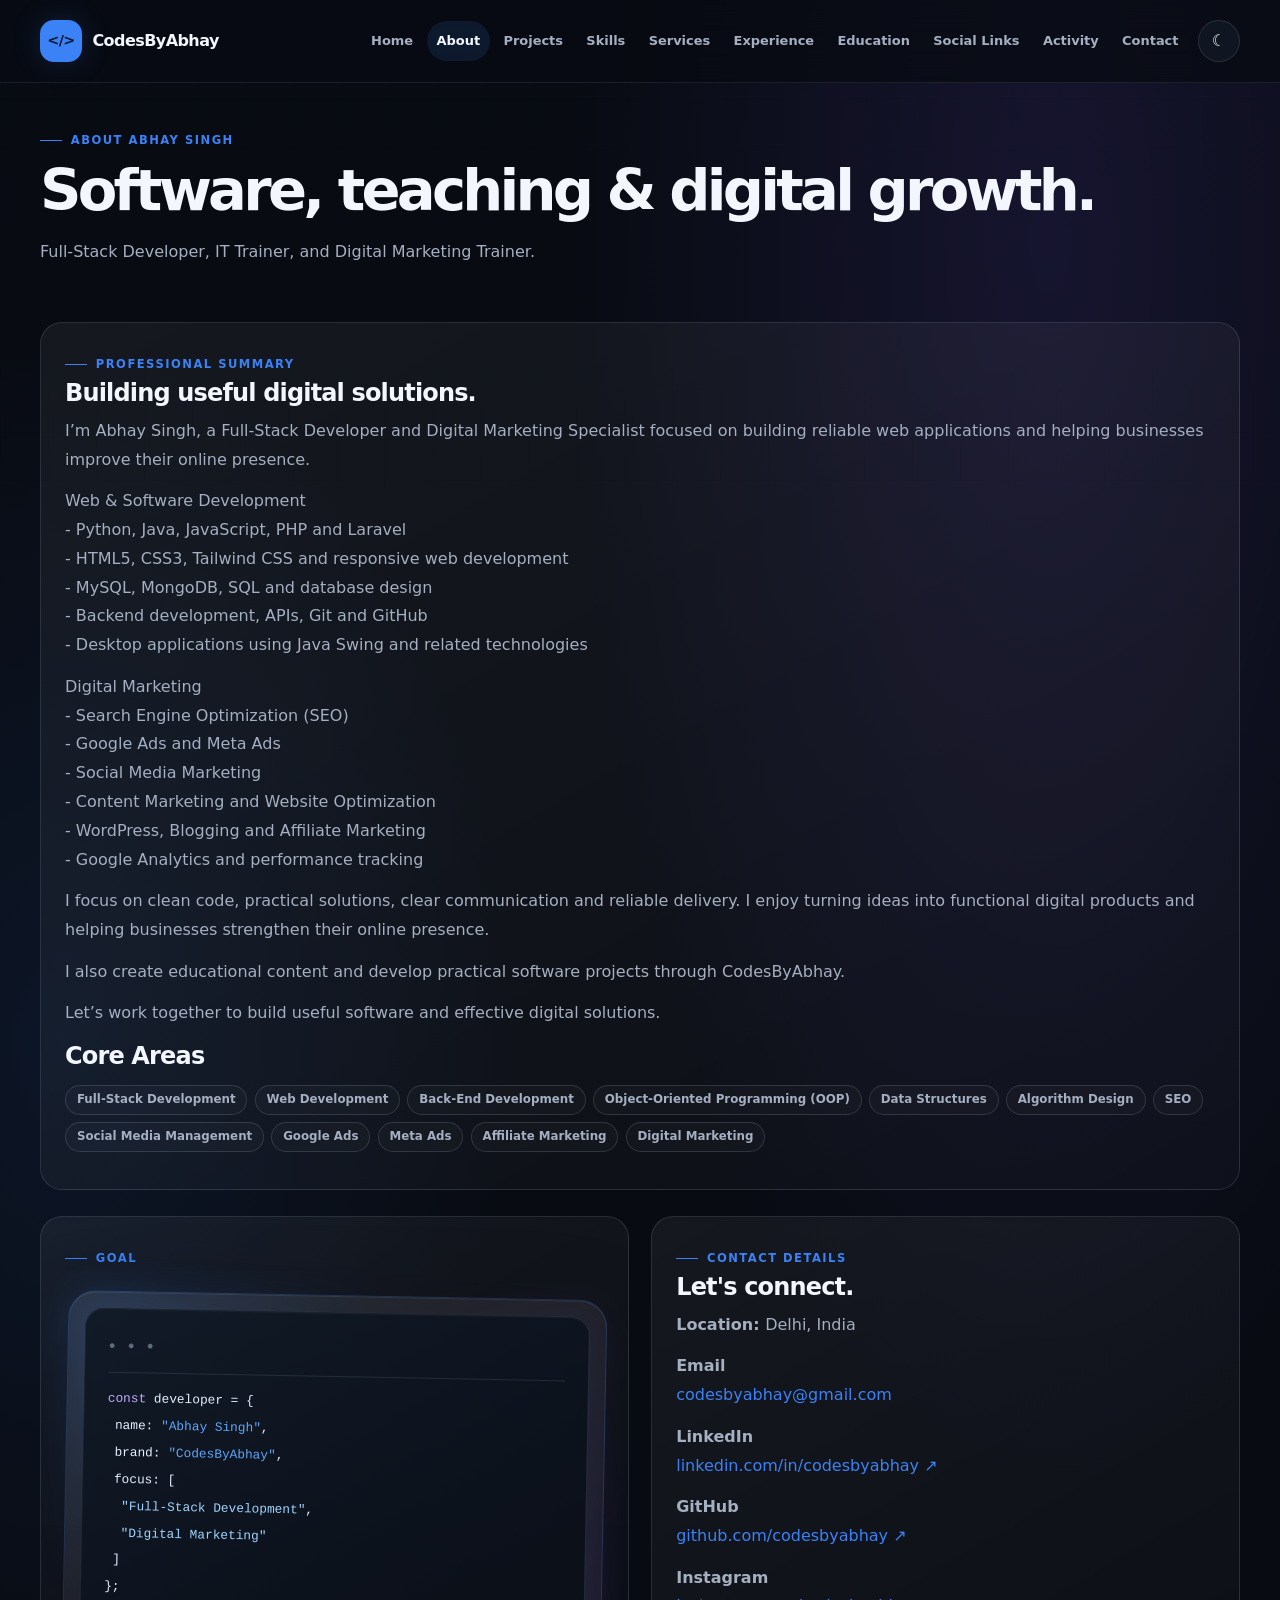
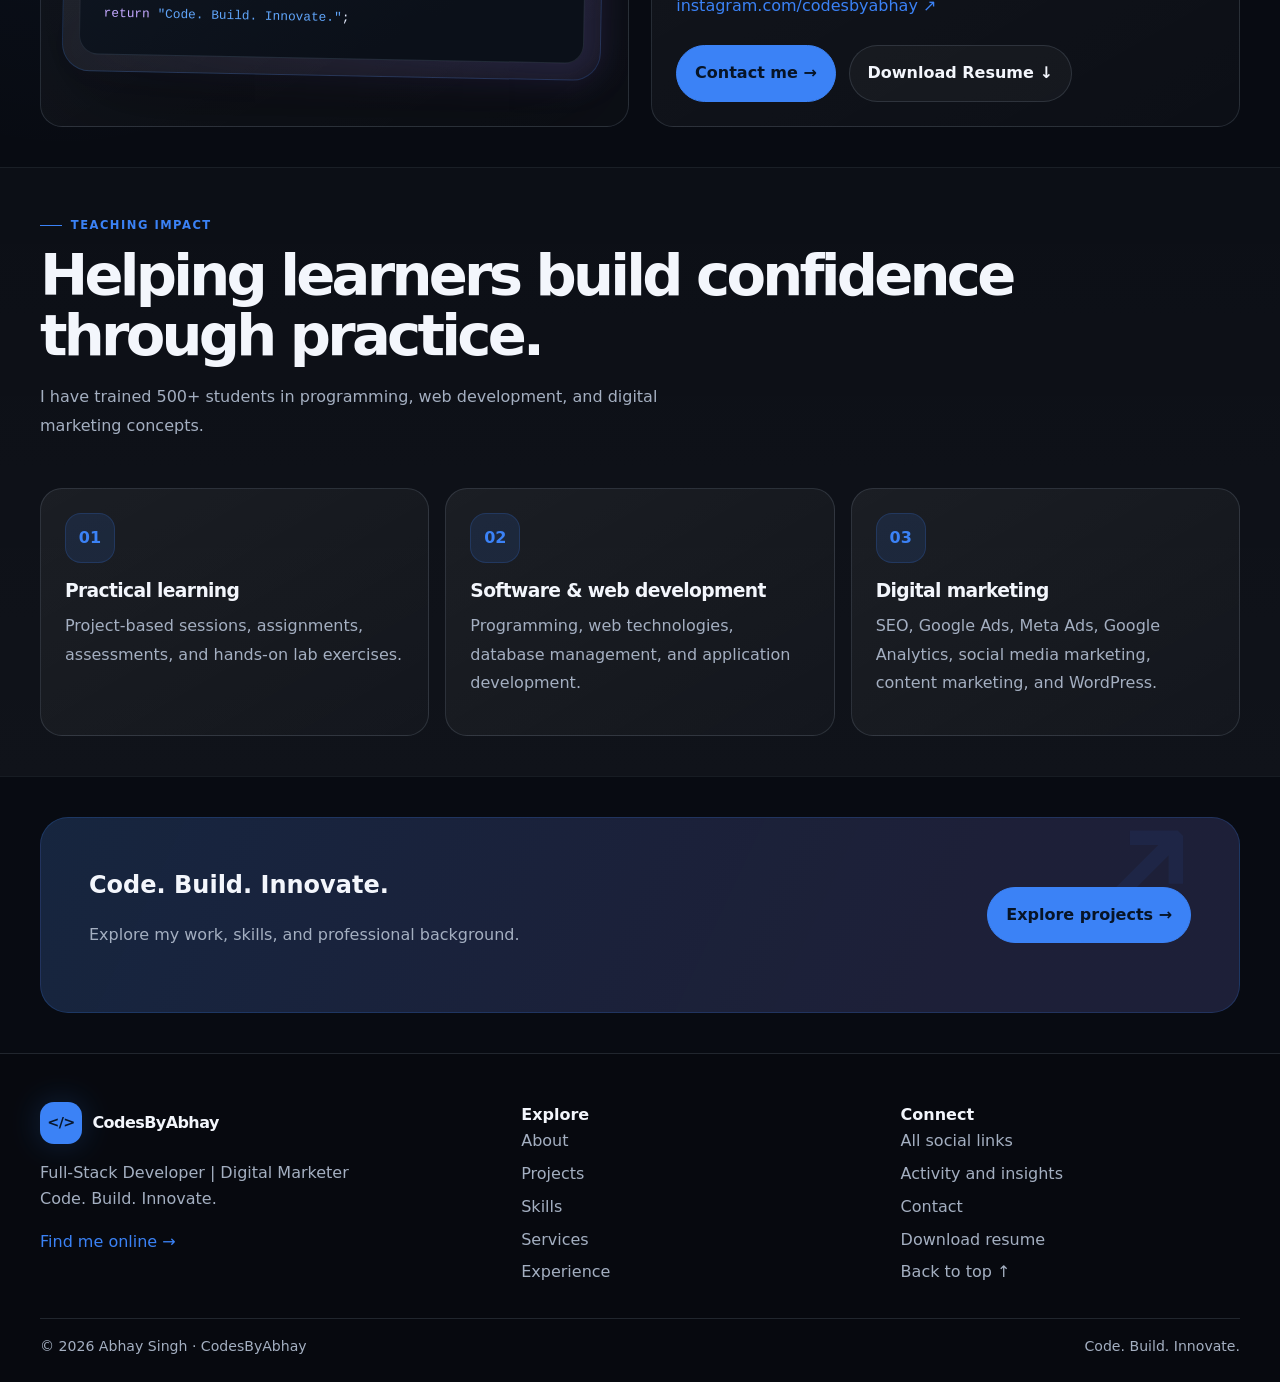
<file: about.html>
<!doctype html>
<html lang="en">
  <head>
    <meta charset="utf-8" />
    <meta name="viewport" content="width=device-width, initial-scale=1" />
    <title>About Me | CodesByAbhay</title>
    <meta
      name="description"
      content="Learn about Abhay Singh and his approach to development and digital marketing."
    />
    <meta name="theme-color" content="#2563eb" />
    <link
      rel="canonical"
      href="https://codesbyabhay.github.io/portfolio/about.html"
    />
    <meta property="og:type" content="website" />
    <meta property="og:title" content="About Me | CodesByAbhay" />
    <meta
      property="og:description"
      content="Learn about Abhay Singh and his approach to development and digital marketing."
    />
    <meta
      property="og:url"
      content="https://codesbyabhay.github.io/portfolio/about.html"
    />
    <meta property="og:site_name" content="CodesByAbhay" />
    <link rel="stylesheet" href="assets/css/style.css" />
    <script defer src="assets/js/main.js"></script>
  </head>
  <body id="top">
    <a class="skip-link" href="#main">Skip to content</a>
    <header class="site-header">
      <div class="container header-inner">
        <a class="brand" href="index.html"
          ><span class="brand-mark" aria-hidden="true">&lt;/&gt;</span
          ><span>CodesByAbhay</span></a
        >
        <div class="nav-wrap">
          <nav
            class="site-nav"
            id="site-navigation"
            data-site-nav
            aria-label="Main navigation"
          >
            <a href="index.html">Home</a
            ><a href="about.html" aria-current="page">About</a
            ><a href="projects.html">Projects</a><a href="skills.html">Skills</a
            ><a href="services.html">Services</a
            ><a href="experience.html">Experience</a
            ><a href="education.html">Education</a
            ><a href="social-links.html">Social Links</a
            ><a href="activity.html">Activity</a
            ><a href="contact.html">Contact</a>
          </nav>
          <button
            class="icon-button"
            data-theme-toggle
            type="button"
            aria-label="Switch theme"
          >
            ☾
          </button>
          <button
            class="menu-toggle"
            data-menu-toggle
            type="button"
            aria-expanded="false"
            aria-controls="site-navigation"
          >
            <span aria-hidden="true">☰</span
            ><span class="sr-only">Toggle navigation</span>
          </button>
        </div>
      </div>
    </header>
    <main id="main">
      <section class="page-heading">
        <div class="container">
          <span class="eyebrow">About Abhay Singh</span>
          <h1>Software, teaching & digital growth.</h1>
          <p>
            Full-Stack Developer, IT Trainer, and Digital Marketing Trainer.
          </p>
        </div>
      </section>
      <section class="section">
        <div class="container one-col">
          <article class="card">
            <span class="eyebrow">Professional summary</span>
            <h2>Building useful digital solutions.</h2>
            <p>
              I’m Abhay Singh, a Full-Stack Developer and Digital Marketing
              Specialist focused on building reliable web applications and
              helping businesses improve their online presence.
            </p>
            <p>
              Web & Software Development <br />- Python, Java, JavaScript, PHP
              and Laravel <br />- HTML5, CSS3, Tailwind CSS and responsive web
              development <br />- MySQL, MongoDB, SQL and database design
              <br />- Backend development, APIs, Git and GitHub <br />- Desktop
              applications using Java Swing and related technologies
            </p>
            <p>
              Digital Marketing <br />- Search Engine Optimization (SEO) <br />-
              Google Ads and Meta Ads <br />- Social Media Marketing <br />-
              Content Marketing and Website Optimization <br />- WordPress,
              Blogging and Affiliate Marketing <br />- Google Analytics and
              performance tracking
            </p>
            <p>
              I focus on clean code, practical solutions, clear communication
              and reliable delivery. I enjoy turning ideas into functional
              digital products and helping businesses strengthen their online
              presence.
            </p>
            <p>
              I also create educational content and develop practical software
              projects through CodesByAbhay.
            </p>
            <p>
              Let’s work together to build useful software and effective digital
              solutions.
            </p>
            <h2>Core Areas</h2>
            <div class="tag-list">
              <span class="tag">Full-Stack Development</span
              ><span class="tag">Web Development</span
              ><span class="tag">Back-End Development</span
              ><span class="tag">Object-Oriented Programming (OOP)</span
              ><span class="tag">Data Structures</span
              ><span class="tag">Algorithm Design</span
              ><span class="tag">SEO</span
              ><span class="tag">Social Media Management</span
              ><span class="tag">Google Ads</span
              ><span class="tag">Meta Ads</span>
              <span class="tag">Affiliate Marketing</span
              ><span class="tag">Digital Marketing</span>
            </div>
          </article>
        </div>
        <br />
        <div class="container two-col">
          <article class="card">
            <span class="eyebrow">Goal</span>
            <br /><br />
            <div class="hero-visual">
              <div
                class="code-window"
                aria-label="Decorative coding-themed illustration"
              >
                <div><span class="purple">const</span> developer = {</div>
                <div>&nbsp;name: <span class="green">"Abhay Singh"</span>,</div>
                <div>
                  &nbsp;brand: <span class="green">"CodesByAbhay"</span>,
                </div>
                <div>&nbsp;focus: [</div>
                <div>
                  &nbsp;&nbsp;<span class="blue">"Full-Stack Development"</span
                  >,
                </div>
                <div>
                  &nbsp;&nbsp;<span class="blue">"Digital Marketing"</span>
                </div>
                <div>&nbsp;]</div>
                <div>};</div>
                <div>
                  <span class="purple">return</span>
                  <span class="green">"Code. Build. Innovate."</span>;
                </div>
              </div>
            </div>
          </article>
          <article class="card">
            <span class="eyebrow">Contact details</span>
            <h2>Let's connect.</h2>
            <p><strong>Location: </strong>Delhi, India</p>
            <p>
              <strong>Email</strong><br /><a
                href="mailto:codesbyabhay@gmail.com"
                >codesbyabhay@gmail.com</a
              >
            </p>
            <p>
              <strong>LinkedIn</strong><br /><a
                href="https://linkedin.com/in/codesbyabhay"
                target="_blank"
                rel="noopener noreferrer"
                >linkedin.com/in/codesbyabhay ↗</a
              >
            </p>
            <p>
              <strong>GitHub</strong><br /><a
                href="https://github.com/codesbyabhay"
                target="_blank"
                rel="noopener noreferrer"
                >github.com/codesbyabhay ↗</a
              >
            </p>
            <p>
              <strong>Instagram</strong><br /><a
                href="https://instagram.com/codesbyabhay"
                target="_blank"
                rel="noopener noreferrer"
                >instagram.com/codesbyabhay ↗</a
              >
            </p>
            <div class="button-row">
              <a class="btn btn-primary" href="contact.html">Contact me →</a
              ><a
                class="btn"
                href="assets/documents/Abhay-Singh-Resume.pdf"
                download="Abhay-Singh-Resume.pdf"
                >Download Resume ↓</a
              >
            </div>
          </article>
        </div>
      </section>
      <section class="section section-muted">
        <div class="container">
          <div class="section-head">
            <div>
              <span class="eyebrow">Teaching impact</span>
              <h2>Helping learners build confidence through practice.</h2>
              <p>
                I have trained 500+ students in programming, web development,
                and digital marketing concepts.
              </p>
            </div>
          </div>
          <div class="grid">
            <article class="card">
              <div class="card-icon" aria-hidden="true">01</div>
              <h3>Practical learning</h3>
              <p>
                Project-based sessions, assignments, assessments, and hands-on
                lab exercises.
              </p>
            </article>
            <article class="card">
              <div class="card-icon" aria-hidden="true">02</div>
              <h3>Software & web development</h3>
              <p>
                Programming, web technologies, database management, and
                application development.
              </p>
            </article>
            <article class="card">
              <div class="card-icon" aria-hidden="true">03</div>
              <h3>Digital marketing</h3>
              <p>
                SEO, Google Ads, Meta Ads, Google Analytics, social media
                marketing, content marketing, and WordPress.
              </p>
            </article>
          </div>
        </div>
      </section>
      <section class="section">
        <div class="container cta-panel">
          <div>
            <h2>Code. Build. Innovate.</h2>
            <p>Explore my work, skills, and professional background.</p>
          </div>
          <a class="btn btn-primary" href="projects.html">Explore projects →</a>
        </div>
      </section>
    </main>
    <footer class="site-footer">
      <div class="container">
        <div class="footer-grid">
          <div class="footer-brand">
            <a class="brand" href="index.html"
              ><span class="brand-mark" aria-hidden="true">&lt;/&gt;</span
              ><span>CodesByAbhay</span></a
            >
            <p>
              Full-Stack Developer | Digital Marketer<br />Code. Build.
              Innovate.
            </p>
            <a href="social-links.html">Find me online →</a>
          </div>
          <div>
            <strong>Explore</strong>
            <div class="footer-links">
              <a href="about.html">About</a><a href="projects.html">Projects</a
              ><a href="skills.html">Skills</a
              ><a href="services.html">Services</a
              ><a href="experience.html">Experience</a>
            </div>
          </div>
          <div>
            <strong>Connect</strong>
            <div class="footer-links">
              <a href="social-links.html">All social links</a
              ><a href="activity.html">Activity and insights</a
              ><a href="contact.html">Contact</a
              ><a
                href="assets/documents/Abhay-Singh-Resume.pdf"
                download="Abhay-Singh-Resume.pdf"
                >Download resume</a
              ><a href="#top">Back to top ↑</a>
            </div>
          </div>
        </div>
        <div class="footer-bottom">
          <span>© <span data-year>2026</span> Abhay Singh · CodesByAbhay</span
          ><span>Code. Build. Innovate.</span>
        </div>
      </div>
    </footer>
  </body>
</html>
</file>
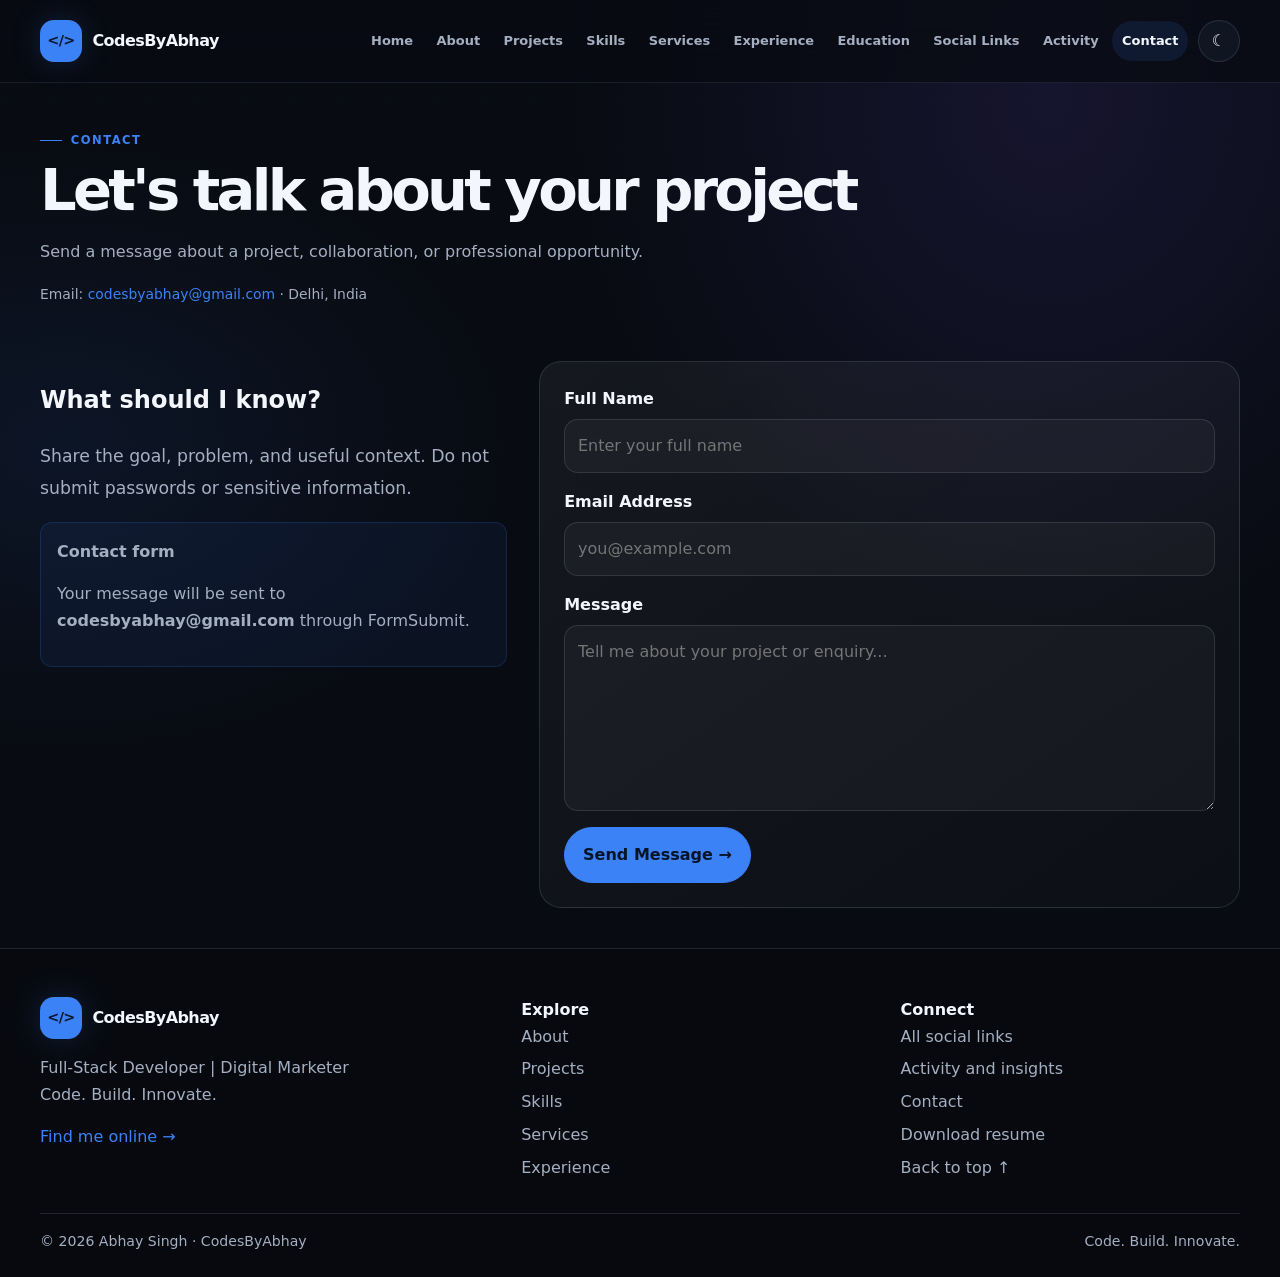
<file: contact.html>
<!doctype html>
<html lang="en">
  <head>
    <meta charset="utf-8" />
    <meta name="viewport" content="width=device-width, initial-scale=1" />
    <title>Contact | CodesByAbhay</title>
    <meta
      name="description"
      content="Contact Abhay Singh through the CodesByAbhay portfolio."
    />
    <meta name="theme-color" content="#2563eb" />
    <link
      rel="canonical"
      href="https://codesbyabhay.github.io/portfolio/contact.html"
    />
    <meta property="og:type" content="website" />
    <meta property="og:title" content="Contact | CodesByAbhay" />
    <meta
      property="og:description"
      content="Contact Abhay Singh through the CodesByAbhay portfolio."
    />
    <meta
      property="og:url"
      content="https://codesbyabhay.github.io/portfolio/contact.html"
    />
    <meta property="og:site_name" content="CodesByAbhay" />
    <link rel="stylesheet" href="assets/css/style.css" />
    <script defer src="assets/js/main.js"></script>
  </head>
  <body id="top">
    <a class="skip-link" href="#main">Skip to content</a>
    <header class="site-header">
      <div class="container header-inner">
        <a class="brand" href="index.html"
          ><span class="brand-mark" aria-hidden="true">&lt;/&gt;</span
          ><span>CodesByAbhay</span></a
        >
        <div class="nav-wrap">
          <nav
            class="site-nav"
            id="site-navigation"
            data-site-nav
            aria-label="Main navigation"
          >
            <a href="index.html">Home</a><a href="about.html">About</a
            ><a href="projects.html">Projects</a><a href="skills.html">Skills</a
            ><a href="services.html">Services</a
            ><a href="experience.html">Experience</a
            ><a href="education.html">Education</a
            ><a href="social-links.html">Social Links</a
            ><a href="activity.html">Activity</a
            ><a href="contact.html" aria-current="page">Contact</a>
          </nav>
          <button
            class="icon-button"
            data-theme-toggle
            type="button"
            aria-label="Switch theme"
          >
            ☾
          </button>
          <button
            class="menu-toggle"
            data-menu-toggle
            type="button"
            aria-expanded="false"
            aria-controls="site-navigation"
          >
            <span aria-hidden="true">☰</span
            ><span class="sr-only">Toggle navigation</span>
          </button>
        </div>
      </div>
    </header>
    <main id="main">
      <section class="page-heading">
        <div class="container">
          <span class="eyebrow">Contact</span>
          <h1>Let's talk about your project</h1>
          <p>
            Send a message about a project, collaboration, or professional
            opportunity.
          </p>
          <p class="privacy-note">
            Email:
            <a href="mailto:codesbyabhay@gmail.com">codesbyabhay@gmail.com</a> ·
            Delhi, India
          </p>
        </div>
      </section>
      <section class="section">
        <div class="container form-layout">
          <div>
            <h2>What should I know?</h2>
            <p class="lead">
              Share the goal, problem, and useful context. Do not submit
              passwords or sensitive information.
            </p>
            <div class="notice">
              <strong>Contact form</strong>
              <p>
                Your message will be sent to
                <strong>codesbyabhay@gmail.com</strong> through FormSubmit.
              </p>
            </div>
          </div>
          <form
            class="contact-form"
            action="https://formsubmit.co/codesbyabhay@gmail.com"
            method="POST"
          >
            <input
              type="hidden"
              name="_next"
              value="https://codesbyabhay.github.io/portfolio/contact.html?submitted=true"
            />
            <input
              type="hidden"
              name="_subject"
              value="New Portfolio Contact - CodesByAbhay"
            />
            <input type="hidden" name="_template" value="table" />
            <input type="hidden" name="_captcha" value="false" />
            <div class="form-group">
              <label for="name">Full Name</label
              ><input
                type="text"
                id="name"
                name="name"
                placeholder="Enter your full name"
                autocomplete="name"
                required
              />
            </div>
            <div class="form-group">
              <label for="email">Email Address</label
              ><input
                type="email"
                id="email"
                name="email"
                placeholder="you@example.com"
                autocomplete="email"
                required
              />
            </div>
            <div class="form-group">
              <label for="message">Message</label
              ><textarea
                id="message"
                name="message"
                rows="6"
                placeholder="Tell me about your project or enquiry..."
                required
              ></textarea>
            </div>
            <button type="submit" class="btn btn-primary">
              Send Message →
            </button>
          </form>
        </div>
      </section>
    </main>
    <footer class="site-footer">
      <div class="container">
        <div class="footer-grid">
          <div class="footer-brand">
            <a class="brand" href="index.html"
              ><span class="brand-mark" aria-hidden="true">&lt;/&gt;</span
              ><span>CodesByAbhay</span></a
            >
            <p>
              Full-Stack Developer | Digital Marketer<br />Code. Build.
              Innovate.
            </p>
            <a href="social-links.html">Find me online →</a>
          </div>
          <div>
            <strong>Explore</strong>
            <div class="footer-links">
              <a href="about.html">About</a><a href="projects.html">Projects</a
              ><a href="skills.html">Skills</a
              ><a href="services.html">Services</a
              ><a href="experience.html">Experience</a>
            </div>
          </div>
          <div>
            <strong>Connect</strong>
            <div class="footer-links">
              <a href="social-links.html">All social links</a
              ><a href="activity.html">Activity and insights</a
              ><a href="contact.html">Contact</a
              ><a
                href="assets/documents/Abhay-Singh-Resume.pdf"
                download="Abhay-Singh-Resume.pdf"
                >Download resume</a
              ><a href="#top">Back to top ↑</a>
            </div>
          </div>
        </div>
        <div class="footer-bottom">
          <span>© <span data-year>2026</span> Abhay Singh · CodesByAbhay</span
          ><span>Code. Build. Innovate.</span>
        </div>
      </div>
    </footer>

    <script>
      document.addEventListener("DOMContentLoaded", function () {
        const params = new URLSearchParams(window.location.search);

        if (params.get("submitted") === "true") {
          alert(
            "Thank you! Your message has been submitted successfully. I'll get back to you as soon as possible.",
          );

          // Redirect to the home page after the user clicks OK
          window.location.href = "index.html";
        }
      });
    </script>
  </body>
</html>
</file>
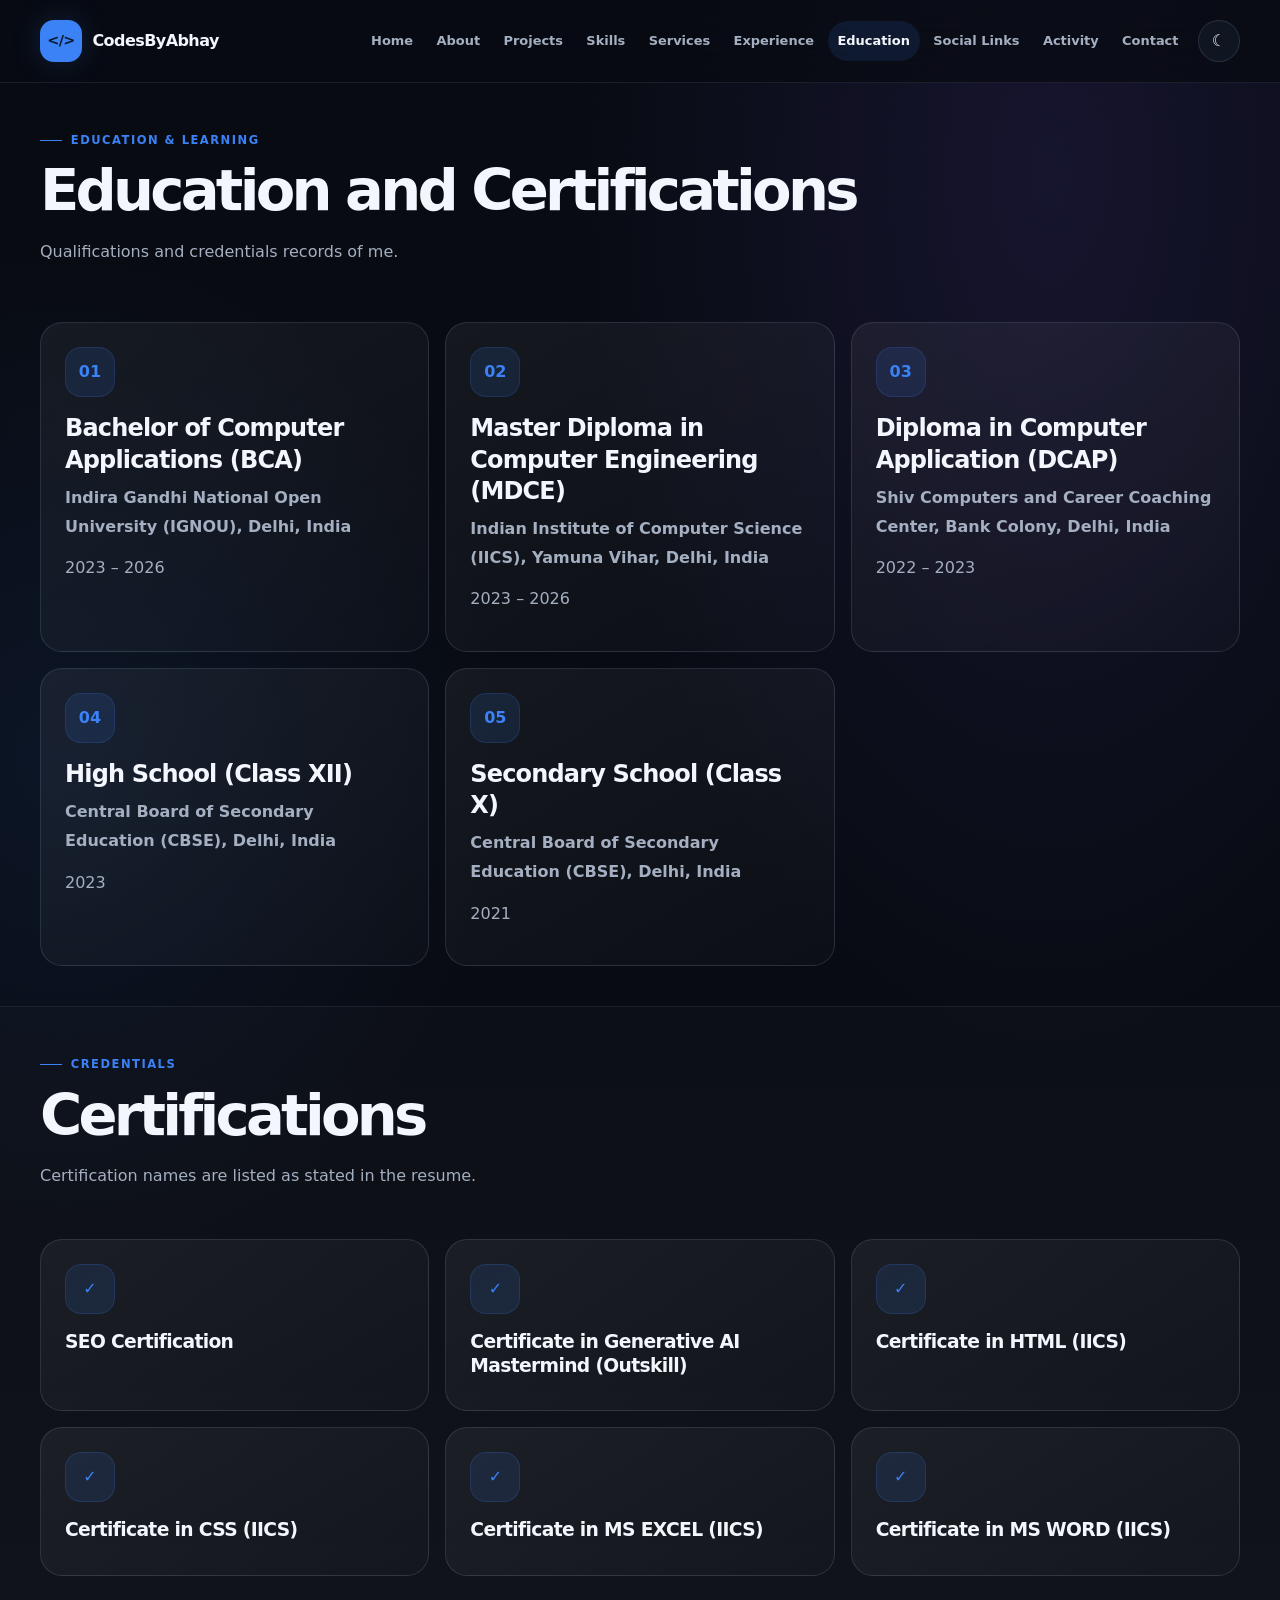
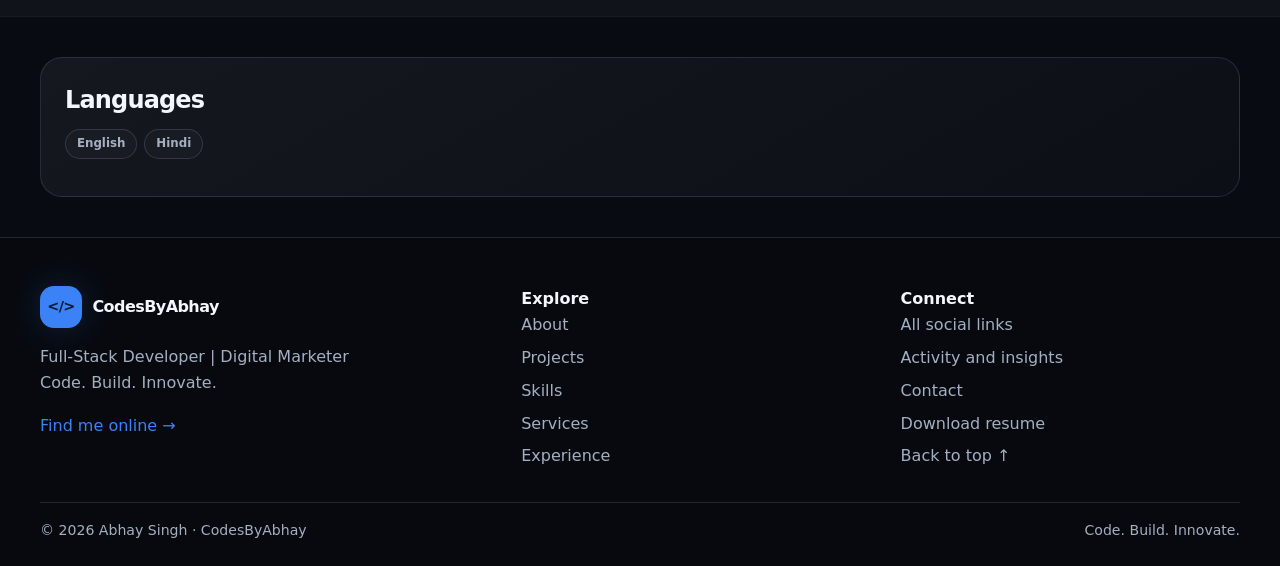
<file: education.html>
<!doctype html>
<html lang="en">
  <head>
    <meta charset="utf-8" />
    <meta name="viewport" content="width=device-width, initial-scale=1" />
    <title>Education and Certifications | CodesByAbhay</title>
    <meta
      name="description"
      content="Education and certifications listed for Abhay Singh."
    />
    <meta name="theme-color" content="#2563eb" />
    <link
      rel="canonical"
      href="https://codesbyabhay.github.io/portfolio/education.html"
    />
    <meta property="og:type" content="website" />
    <meta
      property="og:title"
      content="Education and Certifications | CodesByAbhay"
    />
    <meta
      property="og:description"
      content="Education and certifications listed for Abhay Singh."
    />
    <meta
      property="og:url"
      content="https://codesbyabhay.github.io/portfolio/education.html"
    />
    <meta property="og:site_name" content="CodesByAbhay" />
    <link rel="stylesheet" href="assets/css/style.css" />
    <script defer src="assets/js/main.js"></script>
  </head>
  <body id="top">
    <a class="skip-link" href="#main">Skip to content</a>
    <header class="site-header">
      <div class="container header-inner">
        <a class="brand" href="index.html"
          ><span class="brand-mark" aria-hidden="true">&lt;/&gt;</span
          ><span>CodesByAbhay</span></a
        >
        <div class="nav-wrap">
          <nav
            class="site-nav"
            id="site-navigation"
            data-site-nav
            aria-label="Main navigation"
          >
            <a href="index.html">Home</a><a href="about.html">About</a
            ><a href="projects.html">Projects</a><a href="skills.html">Skills</a
            ><a href="services.html">Services</a
            ><a href="experience.html">Experience</a
            ><a href="education.html" aria-current="page">Education</a
            ><a href="social-links.html">Social Links</a
            ><a href="activity.html">Activity</a
            ><a href="contact.html">Contact</a>
          </nav>
          <button
            class="icon-button"
            data-theme-toggle
            type="button"
            aria-label="Switch theme"
          >
            ☾
          </button>
          <button
            class="menu-toggle"
            data-menu-toggle
            type="button"
            aria-expanded="false"
            aria-controls="site-navigation"
          >
            <span aria-hidden="true">☰</span
            ><span class="sr-only">Toggle navigation</span>
          </button>
        </div>
      </div>
    </header>
    <main id="main">
      <section class="page-heading">
        <div class="container">
          <span class="eyebrow">Education & learning</span>
          <h1>Education and Certifications</h1>
          <p>
            Qualifications and credentials records of me.
          </p>
        </div>
      </section>
      <section class="section">
        <div class="container">
          <div class="grid">
            <article class="card">
              <div class="card-icon" aria-hidden="true">01</div>
              <h2>Bachelor of Computer Applications (BCA)</h2>
              <p>
                <strong>Indira Gandhi National Open University (IGNOU), Delhi, India</strong>
              </p>
              <p>2023 – 2026</p>
            </article>
            <article class="card">
              <div class="card-icon" aria-hidden="true">02</div>
              <h2>Master Diploma in Computer Engineering (MDCE)</h2>
              <p>
                <strong>Indian Institute of Computer Science (IICS), Yamuna Vihar, Delhi, India</strong>
              </p>
              <p>2023 – 2026</p>
            </article>
            <article class="card">
              <div class="card-icon" aria-hidden="true">03</div>
              <h2>Diploma in Computer Application (DCAP)</h2>
              <p><strong>Shiv Computers and Career Coaching Center, Bank Colony, Delhi, India</strong></p>
              <p>2022 – 2023</p>
            </article>
            <article class="card">
              <div class="card-icon" aria-hidden="true">04</div>
              <h2>High School (Class XII)</h2>
              <p>
                <strong>Central Board of Secondary Education (CBSE), Delhi, India</strong>
              </p>
              <p>2023</p>
            </article>
            <article class="card">
              <div class="card-icon" aria-hidden="true">05</div>
              <h2>Secondary School (Class X)</h2>
              <p>
                <strong>Central Board of Secondary Education (CBSE), Delhi, India</strong>
              </p>
              <p>2021</p>
            </article>
          </div>
        </div>
      </section>
      <section class="section section-muted">
        <div class="container">
          <div class="section-head">
            <div>
              <span class="eyebrow">Credentials</span>
              <h2>Certifications</h2>
              <p>Certification names are listed as stated in the resume.</p>
            </div>
          </div>
          <div class="grid">
            <article class="card">
              <div class="card-icon" aria-hidden="true">✓</div>
              <h3>SEO Certification</h3>
            </article>
            <article class="card">
              <div class="card-icon" aria-hidden="true">✓</div>
              <h3>Certificate in Generative AI Mastermind (Outskill)</h3>
            </article>
            <article class="card">
              <div class="card-icon" aria-hidden="true">✓</div>
              <h3>Certificate in HTML (IICS)</h3>
            </article>
            <article class="card">
              <div class="card-icon" aria-hidden="true">✓</div>
              <h3>Certificate in CSS (IICS)</h3>
            </article>
            <article class="card">
              <div class="card-icon" aria-hidden="true">✓</div>
              <h3>Certificate in MS EXCEL (IICS)</h3>
            </article>
            <article class="card">
              <div class="card-icon" aria-hidden="true">✓</div>
              <h3>Certificate in MS WORD (IICS)</h3>
            </article>
          </div>
        </div>
      </section>
      <section class="section">
        <div class="container">
          <article class="card">
            <h2>Languages</h2>
            <div class="tag-list">
              <span class="tag">English</span><span class="tag">Hindi</span>
            </div>
          </article>
        </div>
      </section>
    </main>
    <footer class="site-footer">
      <div class="container">
        <div class="footer-grid">
          <div class="footer-brand">
            <a class="brand" href="index.html"
              ><span class="brand-mark" aria-hidden="true">&lt;/&gt;</span
              ><span>CodesByAbhay</span></a
            >
            <p>
              Full-Stack Developer | Digital Marketer<br />Code. Build.
              Innovate.
            </p>
            <a href="social-links.html">Find me online →</a>
          </div>
          <div>
            <strong>Explore</strong>
            <div class="footer-links">
              <a href="about.html">About</a><a href="projects.html">Projects</a
              ><a href="skills.html">Skills</a
              ><a href="services.html">Services</a
              ><a href="experience.html">Experience</a>
            </div>
          </div>
          <div>
            <strong>Connect</strong>
            <div class="footer-links">
              <a href="social-links.html">All social links</a
              ><a href="activity.html">Activity and insights</a
              ><a href="contact.html">Contact</a
              ><a
                href="assets/documents/Abhay-Singh-Resume.pdf"
                download="Abhay-Singh-Resume.pdf"
                >Download resume</a
              ><a href="#top">Back to top ↑</a>
            </div>
          </div>
        </div>
        <div class="footer-bottom">
          <span>© <span data-year>2026</span> Abhay Singh · CodesByAbhay</span
          ><span>Code. Build. Innovate.</span>
        </div>
      </div>
    </footer>
  </body>
</html>
</file>
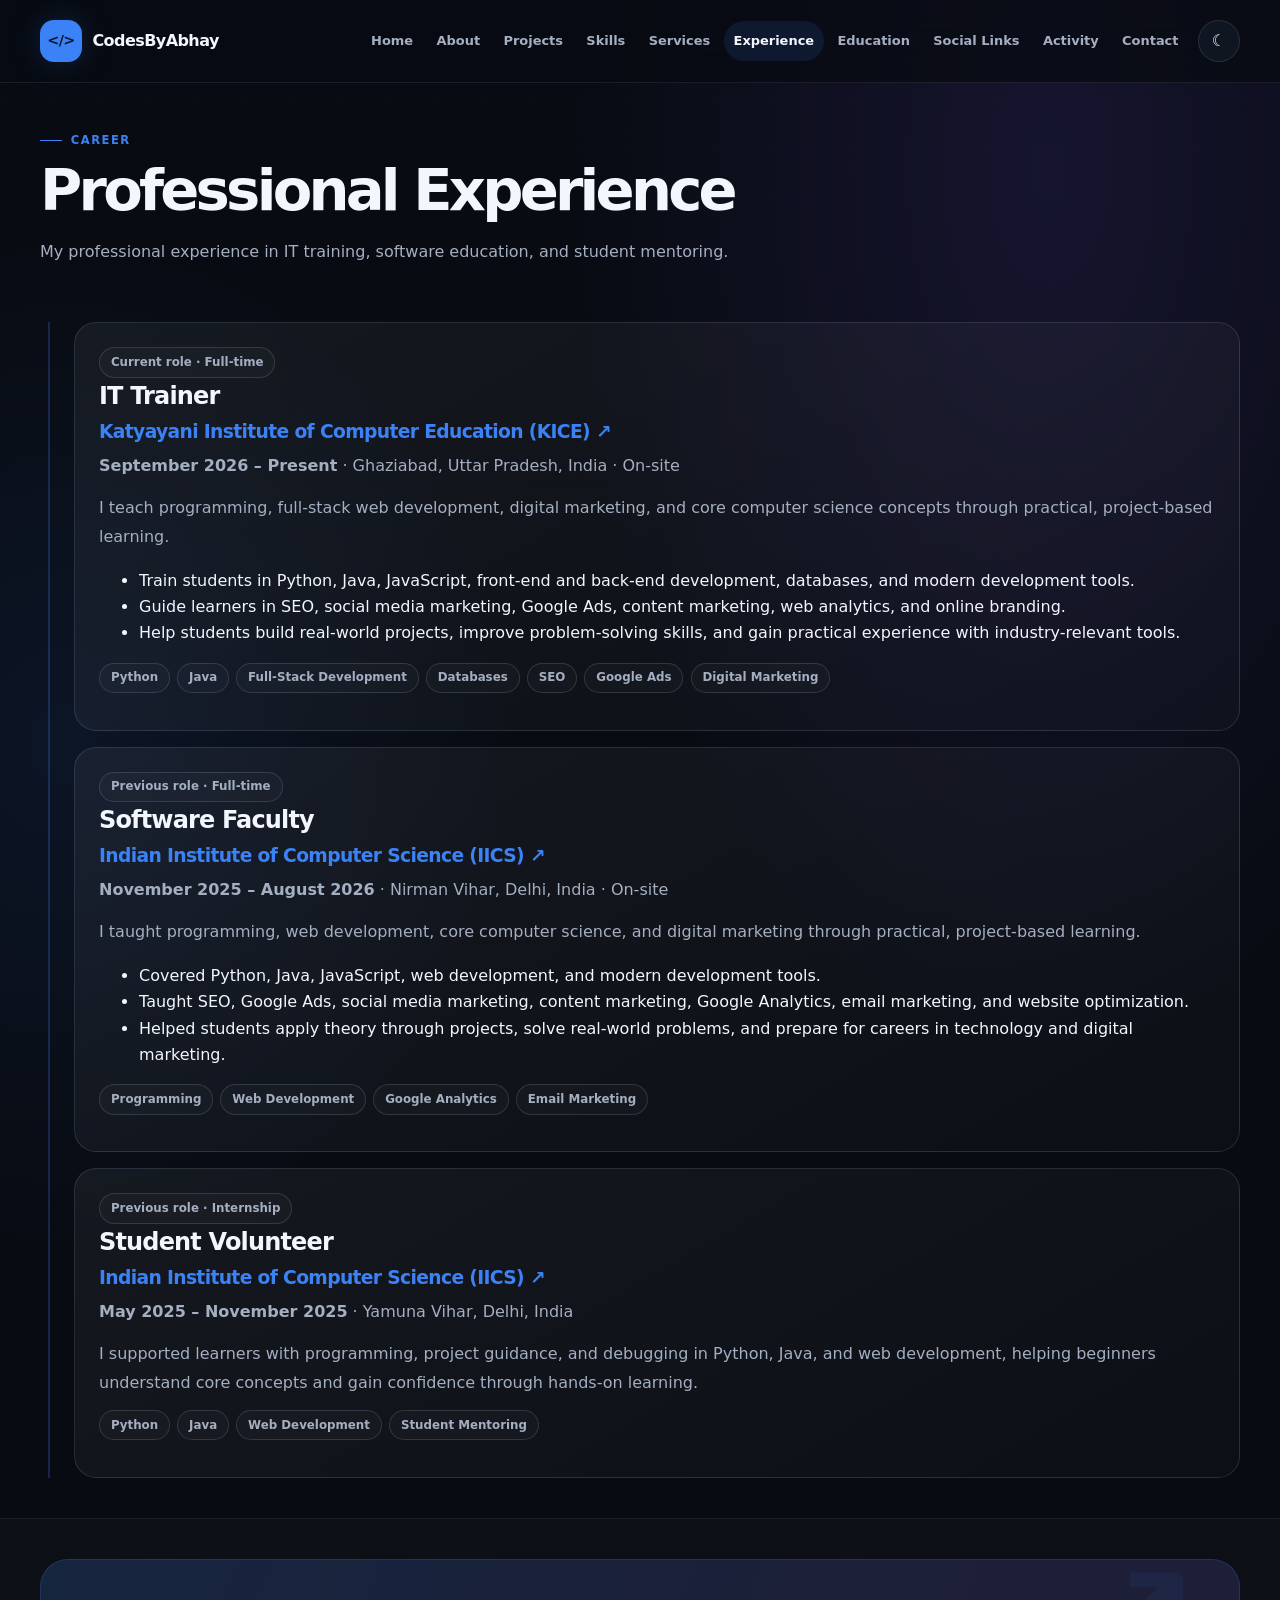
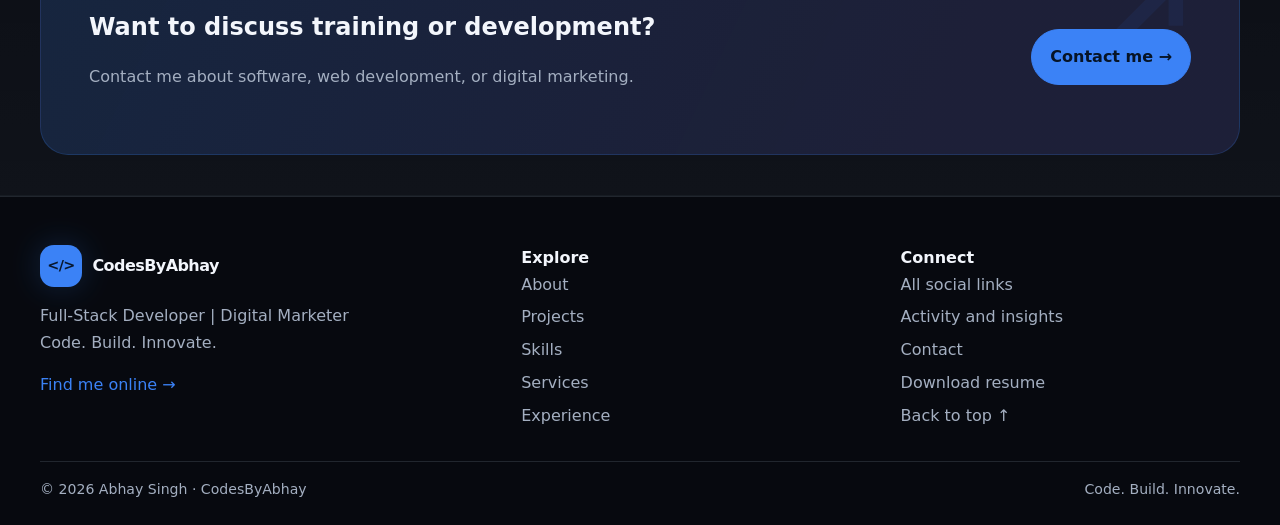
<file: experience.html>
<!doctype html>
<html lang="en">
  <head>
    <meta charset="utf-8" />
    <meta name="viewport" content="width=device-width, initial-scale=1" />
    <title>Experience | CodesByAbhay</title>
    <meta
      name="description"
      content="Professional experience and teaching background for Abhay Singh."
    />
    <meta name="theme-color" content="#2563eb" />
    <link
      rel="canonical"
      href="https://codesbyabhay.github.io/portfolio/experience.html"
    />
    <meta property="og:type" content="website" />
    <meta property="og:title" content="Experience | CodesByAbhay" />
    <meta
      property="og:description"
      content="Professional experience and teaching background for Abhay Singh."
    />
    <meta
      property="og:url"
      content="https://codesbyabhay.github.io/portfolio/experience.html"
    />
    <meta property="og:site_name" content="CodesByAbhay" />
    <link rel="stylesheet" href="assets/css/style.css" />
    <script defer src="assets/js/main.js"></script>
  </head>
  <body id="top">
    <a class="skip-link" href="#main">Skip to content</a>
    <header class="site-header">
      <div class="container header-inner">
        <a class="brand" href="index.html"
          ><span class="brand-mark" aria-hidden="true">&lt;/&gt;</span
          ><span>CodesByAbhay</span></a
        >
        <div class="nav-wrap">
          <nav
            class="site-nav"
            id="site-navigation"
            data-site-nav
            aria-label="Main navigation"
          >
            <a href="index.html">Home</a><a href="about.html">About</a
            ><a href="projects.html">Projects</a><a href="skills.html">Skills</a
            ><a href="services.html">Services</a
            ><a href="experience.html" aria-current="page">Experience</a
            ><a href="education.html">Education</a
            ><a href="social-links.html">Social Links</a
            ><a href="activity.html">Activity</a
            ><a href="contact.html">Contact</a>
          </nav>
          <button
            class="icon-button"
            data-theme-toggle
            type="button"
            aria-label="Switch theme"
          >
            ☾
          </button>
          <button
            class="menu-toggle"
            data-menu-toggle
            type="button"
            aria-expanded="false"
            aria-controls="site-navigation"
          >
            <span aria-hidden="true">☰</span
            ><span class="sr-only">Toggle navigation</span>
          </button>
        </div>
      </div>
    </header>
    <main id="main">
      <section class="page-heading">
        <div class="container">
          <span class="eyebrow">Career</span>
          <h1>Professional Experience</h1>
          <p>
            My professional experience in IT training, software education, and
            student mentoring.
          </p>
        </div>
      </section>
      <section class="section">
        <div class="container">
          <div class="timeline">
            <article class="card timeline-item">
              <span class="badge">Current role · Full-time</span>
              <h2>IT Trainer</h2>
              <h3>
                <a
                  href="https://www.linkedin.com/company/135146549/"
                  target="_blank"
                  rel="noopener noreferrer"
                  >Katyayani Institute of Computer Education (KICE) ↗</a
                >
              </h3>
              <p>
                <strong>September 2026 – Present</strong> · Ghaziabad, Uttar
                Pradesh, India · On-site
              </p>
              <p>
                I teach programming, full-stack web development, digital
                marketing, and core computer science concepts through practical,
                project-based learning.
              </p>
              <ul>
                <li>
                  Train students in Python, Java, JavaScript, front-end and
                  back-end development, databases, and modern development tools.
                </li>
                <li>
                  Guide learners in SEO, social media marketing, Google Ads,
                  content marketing, web analytics, and online branding.
                </li>
                <li>
                  Help students build real-world projects, improve
                  problem-solving skills, and gain practical experience with
                  industry-relevant tools.
                </li>
              </ul>
              <div class="tag-list">
                <span class="tag">Python</span><span class="tag">Java</span
                ><span class="tag">Full-Stack Development</span
                ><span class="tag">Databases</span><span class="tag">SEO</span
                ><span class="tag">Google Ads</span
                ><span class="tag">Digital Marketing</span>
              </div>
            </article>
            <article class="card timeline-item">
              <span class="badge">Previous role · Full-time</span>
              <h2>Software Faculty</h2>
              <h3>
                <a
                  href="https://www.linkedin.com/company/13297352/"
                  target="_blank"
                  rel="noopener noreferrer"
                  >Indian Institute of Computer Science (IICS) ↗</a
                >
              </h3>
              <p>
                <strong>November 2025 – August 2026</strong> · Nirman Vihar,
                Delhi, India · On-site
              </p>
              <p>
                I taught programming, web development, core computer science,
                and digital marketing through practical, project-based learning.
              </p>
              <ul>
                <li>
                  Covered Python, Java, JavaScript, web development, and modern
                  development tools.
                </li>
                <li>
                  Taught SEO, Google Ads, social media marketing, content
                  marketing, Google Analytics, email marketing, and website
                  optimization.
                </li>
                <li>
                  Helped students apply theory through projects, solve
                  real-world problems, and prepare for careers in technology and
                  digital marketing.
                </li>
              </ul>
              <div class="tag-list">
                <span class="tag">Programming</span
                ><span class="tag">Web Development</span
                ><span class="tag">Google Analytics</span
                ><span class="tag">Email Marketing</span>
              </div>
            </article>
            <article class="card timeline-item">
              <span class="badge">Previous role · Internship</span>
              <h2>Student Volunteer</h2>
              <h3>
                <a
                  href="https://www.linkedin.com/company/13297352/"
                  target="_blank"
                  rel="noopener noreferrer"
                  >Indian Institute of Computer Science (IICS) ↗</a
                >
              </h3>
              <p>
                <strong>May 2025 – November 2025</strong> · Yamuna Vihar, Delhi,
                India
              </p>
              <p>
                I supported learners with programming, project guidance, and
                debugging in Python, Java, and web development, helping
                beginners understand core concepts and gain confidence through
                hands-on learning.
              </p>
              <div class="tag-list">
                <span class="tag">Python</span><span class="tag">Java</span
                ><span class="tag">Web Development</span
                ><span class="tag">Student Mentoring</span>
              </div>
            </article>
          </div>
        </div>
      </section>
      <section class="section section-muted">
        <div class="container cta-panel">
          <div>
            <h2>Want to discuss training or development?</h2>
            <p>
              Contact me about software, web development, or digital marketing.
            </p>
          </div>
          <a class="btn btn-primary" href="contact.html">Contact me →</a>
        </div>
      </section>
    </main>
    <footer class="site-footer">
      <div class="container">
        <div class="footer-grid">
          <div class="footer-brand">
            <a class="brand" href="index.html"
              ><span class="brand-mark" aria-hidden="true">&lt;/&gt;</span
              ><span>CodesByAbhay</span></a
            >
            <p>
              Full-Stack Developer | Digital Marketer<br />Code. Build.
              Innovate.
            </p>
            <a href="social-links.html">Find me online →</a>
          </div>
          <div>
            <strong>Explore</strong>
            <div class="footer-links">
              <a href="about.html">About</a><a href="projects.html">Projects</a
              ><a href="skills.html">Skills</a
              ><a href="services.html">Services</a
              ><a href="experience.html">Experience</a>
            </div>
          </div>
          <div>
            <strong>Connect</strong>
            <div class="footer-links">
              <a href="social-links.html">All social links</a
              ><a href="activity.html">Activity and insights</a
              ><a href="contact.html">Contact</a
              ><a
                href="assets/documents/Abhay-Singh-Resume.pdf"
                download="Abhay-Singh-Resume.pdf"
                >Download resume</a
              ><a href="#top">Back to top ↑</a>
            </div>
          </div>
        </div>
        <div class="footer-bottom">
          <span>© <span data-year>2026</span> Abhay Singh · CodesByAbhay</span
          ><span>Code. Build. Innovate.</span>
        </div>
      </div>
    </footer>
  </body>
</html>
</file>
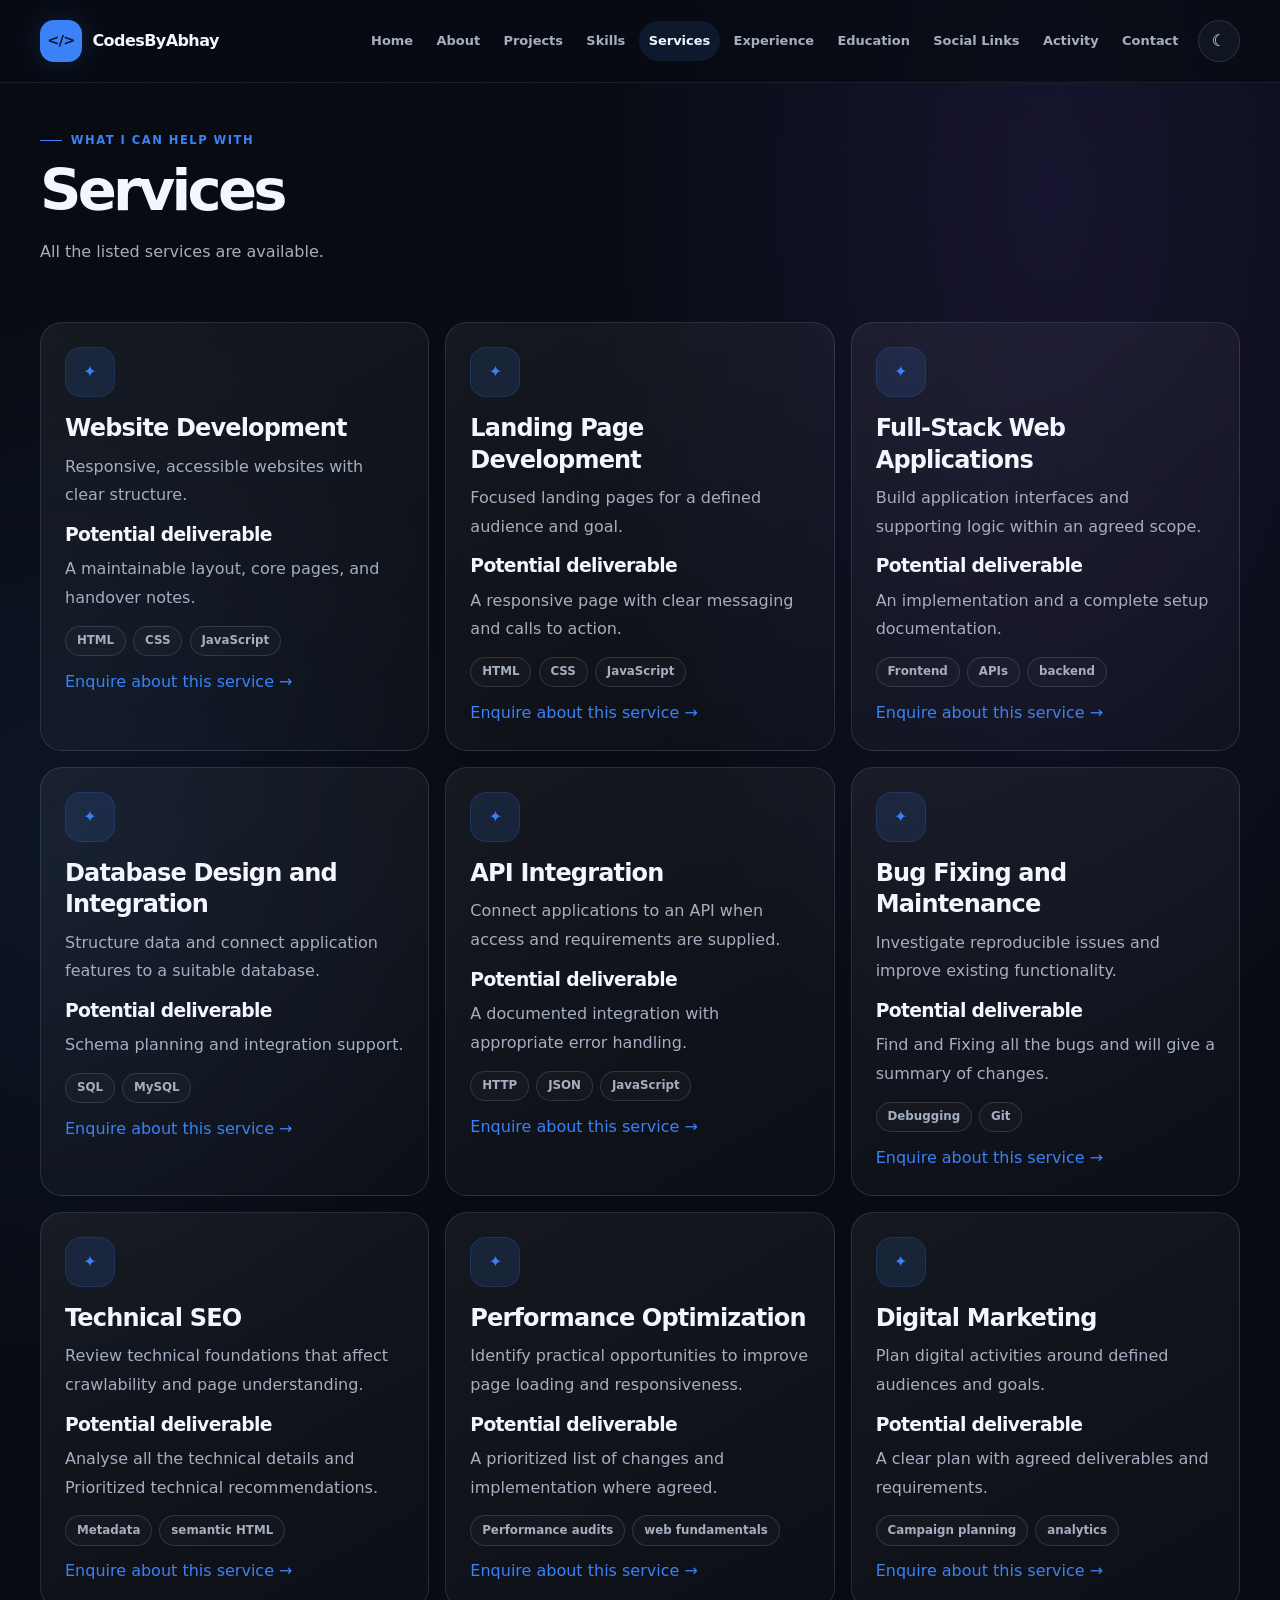
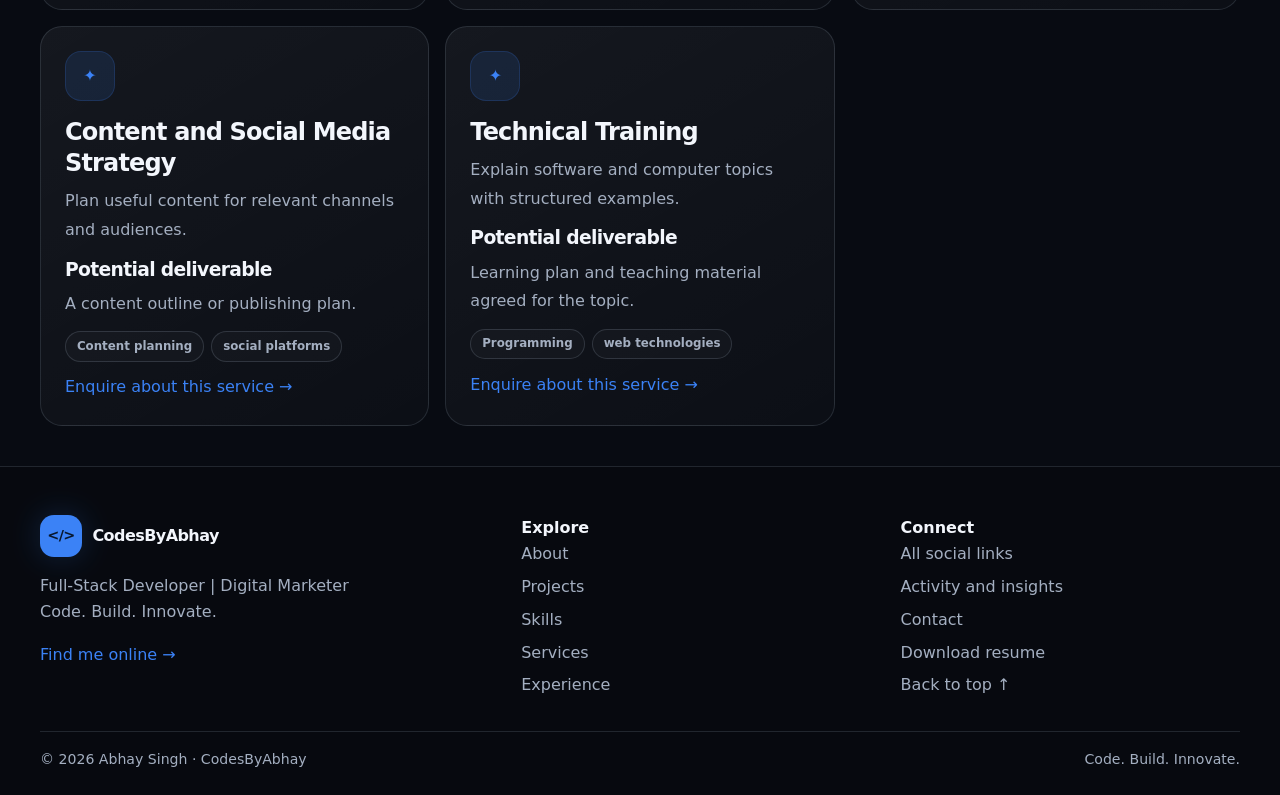
<file: services.html>
<!doctype html>
<html lang="en">
  <head>
    <meta charset="utf-8" />
    <meta name="viewport" content="width=device-width, initial-scale=1" />
    <title>Services | CodesByAbhay</title>
    <meta
      name="description"
      content="Website development, software, technical SEO, and digital content services."
    />
    <meta name="theme-color" content="#2563eb" />
    <link
      rel="canonical"
      href="https://codesbyabhay.github.io/portfolio/services.html"
    />
    <meta property="og:type" content="website" />
    <meta property="og:title" content="Services | CodesByAbhay" />
    <meta
      property="og:description"
      content="Website development, software, technical SEO, and digital content services."
    />
    <meta
      property="og:url"
      content="https://codesbyabhay.github.io/portfolio/services.html"
    />
    <meta property="og:site_name" content="CodesByAbhay" />
    <link rel="stylesheet" href="assets/css/style.css" />
    <script defer src="assets/js/main.js"></script>
  </head>
  <body id="top">
    <a class="skip-link" href="#main">Skip to content</a>
    <header class="site-header">
      <div class="container header-inner">
        <a class="brand" href="index.html"
          ><span class="brand-mark" aria-hidden="true">&lt;/&gt;</span
          ><span>CodesByAbhay</span></a
        >
        <div class="nav-wrap">
          <nav
            class="site-nav"
            id="site-navigation"
            data-site-nav
            aria-label="Main navigation"
          >
            <a href="index.html">Home</a><a href="about.html">About</a
            ><a href="projects.html">Projects</a><a href="skills.html">Skills</a
            ><a href="services.html" aria-current="page">Services</a
            ><a href="experience.html">Experience</a
            ><a href="education.html">Education</a
            ><a href="social-links.html">Social Links</a
            ><a href="activity.html">Activity</a
            ><a href="contact.html">Contact</a>
          </nav>
          <button
            class="icon-button"
            data-theme-toggle
            type="button"
            aria-label="Switch theme"
          >
            ☾
          </button>
          <button
            class="menu-toggle"
            data-menu-toggle
            type="button"
            aria-expanded="false"
            aria-controls="site-navigation"
          >
            <span aria-hidden="true">☰</span
            ><span class="sr-only">Toggle navigation</span>
          </button>
        </div>
      </div>
    </header>
    <main id="main">
      <section class="page-heading">
        <div class="container">
          <span class="eyebrow">What I can help with</span>
          <h1>Services</h1>
          <p>All the listed services are available.</p>
        </div>
      </section>
      <section class="section">
        <div class="container grid">
          <article class="card">
            <div class="card-icon" aria-hidden="true">✦</div>
            <h2>Website Development</h2>
            <p>Responsive, accessible websites with clear structure.</p>
            <h3>Potential deliverable</h3>
            <p>A maintainable layout, core pages, and handover notes.</p>
            <div class="tag-list">
              <span class="tag">HTML</span><span class="tag">CSS</span
              ><span class="tag">JavaScript</span>
            </div>
            <a href="contact.html">Enquire about this service →</a>
          </article>
          <article class="card">
            <div class="card-icon" aria-hidden="true">✦</div>
            <h2>Landing Page Development</h2>
            <p>Focused landing pages for a defined audience and goal.</p>
            <h3>Potential deliverable</h3>
            <p>A responsive page with clear messaging and calls to action.</p>
            <div class="tag-list">
              <span class="tag">HTML</span><span class="tag">CSS</span
              ><span class="tag">JavaScript</span>
            </div>
            <a href="contact.html">Enquire about this service →</a>
          </article>
          <article class="card">
            <div class="card-icon" aria-hidden="true">✦</div>
            <h2>Full-Stack Web Applications</h2>
            <p>
              Build application interfaces and supporting logic within an agreed
              scope.
            </p>
            <h3>Potential deliverable</h3>
            <p>An implementation and a complete setup documentation.</p>
            <div class="tag-list">
              <span class="tag">Frontend</span><span class="tag">APIs</span
              ><span class="tag">backend</span>
            </div>
            <a href="contact.html">Enquire about this service →</a>
          </article>
          <article class="card">
            <div class="card-icon" aria-hidden="true">✦</div>
            <h2>Database Design and Integration</h2>
            <p>
              Structure data and connect application features to a suitable
              database.
            </p>
            <h3>Potential deliverable</h3>
            <p>Schema planning and integration support.</p>
            <div class="tag-list">
              <span class="tag">SQL</span><span class="tag">MySQL</span>
            </div>
            <a href="contact.html">Enquire about this service →</a>
          </article>
          <article class="card">
            <div class="card-icon" aria-hidden="true">✦</div>
            <h2>API Integration</h2>
            <p>
              Connect applications to an API when access and requirements are
              supplied.
            </p>
            <h3>Potential deliverable</h3>
            <p>A documented integration with appropriate error handling.</p>
            <div class="tag-list">
              <span class="tag">HTTP</span><span class="tag">JSON</span
              ><span class="tag">JavaScript</span>
            </div>
            <a href="contact.html">Enquire about this service →</a>
          </article>
          <article class="card">
            <div class="card-icon" aria-hidden="true">✦</div>
            <h2>Bug Fixing and Maintenance</h2>
            <p>
              Investigate reproducible issues and improve existing
              functionality.
            </p>
            <h3>Potential deliverable</h3>
            <p>
              Find and Fixing all the bugs and will give a summary of changes.
            </p>
            <div class="tag-list">
              <span class="tag">Debugging</span><span class="tag">Git</span>
            </div>
            <a href="contact.html">Enquire about this service →</a>
          </article>
          <article class="card">
            <div class="card-icon" aria-hidden="true">✦</div>
            <h2>Technical SEO</h2>
            <p>
              Review technical foundations that affect crawlability and page
              understanding.
            </p>
            <h3>Potential deliverable</h3>
            <p>
              Analyse all the technical details and Prioritized technical
              recommendations.
            </p>
            <div class="tag-list">
              <span class="tag">Metadata</span
              ><span class="tag">semantic HTML</span>
            </div>
            <a href="contact.html">Enquire about this service →</a>
          </article>
          <article class="card">
            <div class="card-icon" aria-hidden="true">✦</div>
            <h2>Performance Optimization</h2>
            <p>
              Identify practical opportunities to improve page loading and
              responsiveness.
            </p>
            <h3>Potential deliverable</h3>
            <p>
              A prioritized list of changes and implementation where agreed.
            </p>
            <div class="tag-list">
              <span class="tag">Performance audits</span
              ><span class="tag">web fundamentals</span>
            </div>
            <a href="contact.html">Enquire about this service →</a>
          </article>
          <article class="card">
            <div class="card-icon" aria-hidden="true">✦</div>
            <h2>Digital Marketing</h2>
            <p>Plan digital activities around defined audiences and goals.</p>
            <h3>Potential deliverable</h3>
            <p>A clear plan with agreed deliverables and requirements.</p>
            <div class="tag-list">
              <span class="tag">Campaign planning</span
              ><span class="tag">analytics</span>
            </div>
            <a href="contact.html">Enquire about this service →</a>
          </article>
          <article class="card">
            <div class="card-icon" aria-hidden="true">✦</div>
            <h2>Content and Social Media Strategy</h2>
            <p>Plan useful content for relevant channels and audiences.</p>
            <h3>Potential deliverable</h3>
            <p>A content outline or publishing plan.</p>
            <div class="tag-list">
              <span class="tag">Content planning</span
              ><span class="tag">social platforms</span>
            </div>
            <a href="contact.html">Enquire about this service →</a>
          </article>
          <article class="card">
            <div class="card-icon" aria-hidden="true">✦</div>
            <h2>Technical Training</h2>
            <p>
              Explain software and computer topics with structured examples.
            </p>
            <h3>Potential deliverable</h3>
            <p>Learning plan and teaching material agreed for the topic.</p>
            <div class="tag-list">
              <span class="tag">Programming</span
              ><span class="tag">web technologies</span>
            </div>
            <a href="contact.html">Enquire about this service →</a>
          </article>
        </div>
      </section>
    </main>
    <footer class="site-footer">
      <div class="container">
        <div class="footer-grid">
          <div class="footer-brand">
            <a class="brand" href="index.html"
              ><span class="brand-mark" aria-hidden="true">&lt;/&gt;</span
              ><span>CodesByAbhay</span></a
            >
            <p>
              Full-Stack Developer | Digital Marketer<br />Code. Build.
              Innovate.
            </p>
            <a href="social-links.html">Find me online →</a>
          </div>
          <div>
            <strong>Explore</strong>
            <div class="footer-links">
              <a href="about.html">About</a><a href="projects.html">Projects</a
              ><a href="skills.html">Skills</a
              ><a href="services.html">Services</a
              ><a href="experience.html">Experience</a>
            </div>
          </div>
          <div>
            <strong>Connect</strong>
            <div class="footer-links">
              <a href="social-links.html">All social links</a
              ><a href="activity.html">Activity and insights</a
              ><a href="contact.html">Contact</a
              ><a
                href="assets/documents/Abhay-Singh-Resume.pdf"
                download="Abhay-Singh-Resume.pdf"
                >Download resume</a
              ><a href="#top">Back to top ↑</a>
            </div>
          </div>
        </div>
        <div class="footer-bottom">
          <span>© <span data-year>2026</span> Abhay Singh · CodesByAbhay</span
          ><span>Code. Build. Innovate.</span>
        </div>
      </div>
    </footer>
  </body>
</html>
</file>
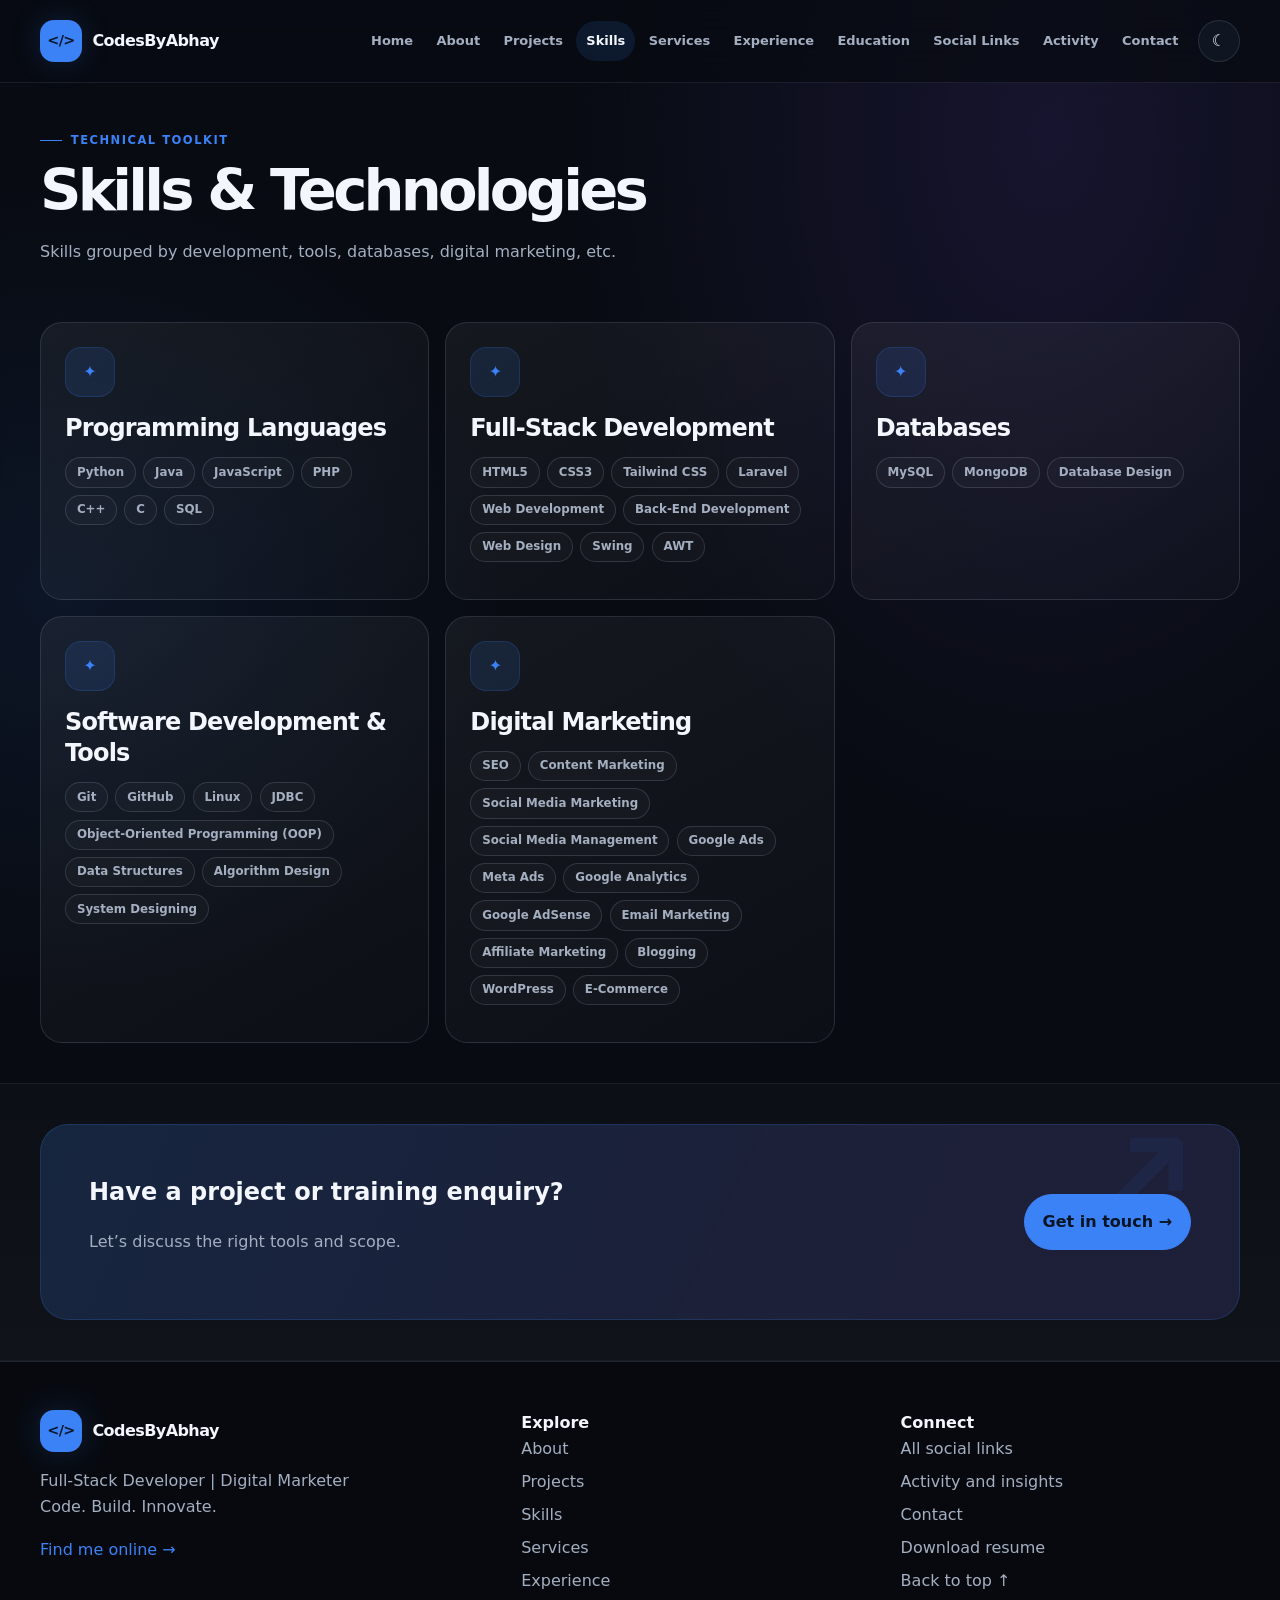
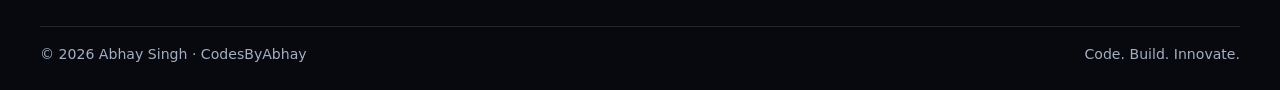
<file: skills.html>
<!doctype html>
<html lang="en">
  <head>
    <meta charset="utf-8" />
    <meta name="viewport" content="width=device-width, initial-scale=1" />
    <title>Skills and Technologies | CodesByAbhay</title>
    <meta
      name="description"
      content="Skills and technologies listed for CodesByAbhay."
    />
    <meta name="theme-color" content="#2563eb" />
    <link
      rel="canonical"
      href="https://codesbyabhay.github.io/portfolio/skills.html"
    />
    <meta property="og:type" content="website" />
    <meta
      property="og:title"
      content="Skills and Technologies | CodesByAbhay"
    />
    <meta
      property="og:description"
      content="Skills and technologies listed for CodesByAbhay."
    />
    <meta
      property="og:url"
      content="https://codesbyabhay.github.io/portfolio/skills.html"
    />
    <meta property="og:site_name" content="CodesByAbhay" />
    <link rel="stylesheet" href="assets/css/style.css" />
    <script defer src="assets/js/main.js"></script>
  </head>
  <body id="top">
    <a class="skip-link" href="#main">Skip to content</a>
    <header class="site-header">
      <div class="container header-inner">
        <a class="brand" href="index.html"
          ><span class="brand-mark" aria-hidden="true">&lt;/&gt;</span
          ><span>CodesByAbhay</span></a
        >
        <div class="nav-wrap">
          <nav
            class="site-nav"
            id="site-navigation"
            data-site-nav
            aria-label="Main navigation"
          >
            <a href="index.html">Home</a><a href="about.html">About</a
            ><a href="projects.html">Projects</a
            ><a href="skills.html" aria-current="page">Skills</a
            ><a href="services.html">Services</a
            ><a href="experience.html">Experience</a
            ><a href="education.html">Education</a
            ><a href="social-links.html">Social Links</a
            ><a href="activity.html">Activity</a
            ><a href="contact.html">Contact</a>
          </nav>
          <button
            class="icon-button"
            data-theme-toggle
            type="button"
            aria-label="Switch theme"
          >
            ☾
          </button>
          <button
            class="menu-toggle"
            data-menu-toggle
            type="button"
            aria-expanded="false"
            aria-controls="site-navigation"
          >
            <span aria-hidden="true">☰</span
            ><span class="sr-only">Toggle navigation</span>
          </button>
        </div>
      </div>
    </header>
    <main id="main">
      <section class="page-heading">
        <div class="container">
          <span class="eyebrow">Technical toolkit</span>
          <h1>Skills & Technologies</h1>
          <p>
            Skills grouped by development, tools, databases, digital marketing,
            etc.
          </p>
        </div>
      </section>
      <section class="section">
        <div class="container">
          <div class="grid">
            <article class="card">
              <div class="card-icon" aria-hidden="true">✦</div>
              <h2>Programming Languages</h2>
              <div class="tag-list">
                <span class="tag">Python</span><span class="tag">Java</span
                ><span class="tag">JavaScript</span><span class="tag">PHP</span
                ><span class="tag">C++</span><span class="tag">C</span
                ><span class="tag">SQL</span>
              </div>
            </article>
            <article class="card">
              <div class="card-icon" aria-hidden="true">✦</div>
              <h2>Full-Stack Development</h2>
              <div class="tag-list">
                <span class="tag">HTML5</span><span class="tag">CSS3</span
                ><span class="tag">Tailwind CSS</span
                ><span class="tag">Laravel</span
                ><span class="tag">Web Development</span
                ><span class="tag">Back-End Development</span
                ><span class="tag">Web Design</span
                ><span class="tag">Swing</span
                ><span class="tag">AWT</span>
              </div>
            </article>
            <article class="card">
              <div class="card-icon" aria-hidden="true">✦</div>
              <h2>Databases</h2>
              <div class="tag-list">
                <span class="tag">MySQL</span><span class="tag">MongoDB</span
                ><span class="tag">Database Design</span>
              </div>
            </article>
            <article class="card">
              <div class="card-icon" aria-hidden="true">✦</div>
              <h2>Software Development & Tools</h2>
              <div class="tag-list">
                <span class="tag">Git</span><span class="tag">GitHub</span
                ><span class="tag">Linux</span><span class="tag">JDBC</span
                ><span class="tag">Object-Oriented Programming (OOP)</span
                ><span class="tag">Data Structures</span
                ><span class="tag">Algorithm Design</span
                ><span class="tag">System Designing</span>
              </div>
            </article>
            <article class="card">
              <div class="card-icon" aria-hidden="true">✦</div>
              <h2>Digital Marketing</h2>
              <div class="tag-list">
                <span class="tag">SEO</span
                ><span class="tag">Content Marketing</span
                ><span class="tag">Social Media Marketing</span
                ><span class="tag">Social Media Management</span
                ><span class="tag">Google Ads</span
                ><span class="tag">Meta Ads</span
                ><span class="tag">Google Analytics</span
                ><span class="tag">Google AdSense</span
                ><span class="tag">Email Marketing</span
                ><span class="tag">Affiliate Marketing</span
                ><span class="tag">Blogging</span
                ><span class="tag">WordPress</span
                ><span class="tag">E-Commerce</span>
              </div>
            </article>
          </div>
        </div>
      </section>
      <section class="section section-muted">
        <div class="container cta-panel">
          <div>
            <h2>Have a project or training enquiry?</h2>
            <p>Let’s discuss the right tools and scope.</p>
          </div>
          <a class="btn btn-primary" href="contact.html">Get in touch →</a>
        </div>
      </section>
    </main>
    <footer class="site-footer">
      <div class="container">
        <div class="footer-grid">
          <div class="footer-brand">
            <a class="brand" href="index.html"
              ><span class="brand-mark" aria-hidden="true">&lt;/&gt;</span
              ><span>CodesByAbhay</span></a
            >
            <p>
              Full-Stack Developer | Digital Marketer<br />Code. Build.
              Innovate.
            </p>
            <a href="social-links.html">Find me online →</a>
          </div>
          <div>
            <strong>Explore</strong>
            <div class="footer-links">
              <a href="about.html">About</a><a href="projects.html">Projects</a
              ><a href="skills.html">Skills</a
              ><a href="services.html">Services</a
              ><a href="experience.html">Experience</a>
            </div>
          </div>
          <div>
            <strong>Connect</strong>
            <div class="footer-links">
              <a href="social-links.html">All social links</a
              ><a href="activity.html">Activity and insights</a
              ><a href="contact.html">Contact</a
              ><a
                href="assets/documents/Abhay-Singh-Resume.pdf"
                download="Abhay-Singh-Resume.pdf"
                >Download resume</a
              ><a href="#top">Back to top ↑</a>
            </div>
          </div>
        </div>
        <div class="footer-bottom">
          <span>© <span data-year>2026</span> Abhay Singh · CodesByAbhay</span
          ><span>Code. Build. Innovate.</span>
        </div>
      </div>
    </footer>
  </body>
</html>
</file>
<file: assets/css/style.css>
:root {
  color-scheme: light;
  --bg: #f7f8fc;
  --surface: #fff;
  --surface-2: #eef1f8;
  --text: #171923;
  --muted: #626b7a;
  --primary: #2563eb;
  --primary-strong: #1d4ed8;
  --border: #e1e5ef;
  --shadow: 0 14px 40px #19234612;
  --radius: 18px;
  --container: 1160px;
}
:root[data-theme="dark"] {
  color-scheme: dark;
  --bg: #0d1120;
  --surface: #151b2d;
  --surface-2: #1d2540;
  --text: #f3f5fb;
  --muted: #aab4ca;
  --primary: #60a5fa;
  --primary-strong: #93c5fd;
  --border: #2b3550;
  --shadow: 0 14px 40px #0004;
}
* {
  box-sizing: border-box;
}
html {
  scroll-behavior: smooth;
  scroll-padding-top: 92px;
}
body {
  margin: 0;
  background: var(--bg);
  color: var(--text);
  font:
    16px/1.65 Inter,
    system-ui,
    -apple-system,
    "Segoe UI",
    sans-serif;
}
a {
  color: var(--primary);
  text-decoration: none;
}
a:hover {
  text-decoration: underline;
}
button,
input,
textarea {
  font: inherit;
}
:focus-visible {
  outline: 3px solid var(--primary);
  outline-offset: 3px;
}
.container {
  width: min(var(--container), calc(100% - 2.5rem));
  margin-inline: auto;
}
.skip-link {
  position: absolute;
  top: -60px;
  left: 1rem;
  z-index: 99;
  background: var(--surface);
  padding: 0.7rem;
  border-radius: 8px;
}
.skip-link:focus {
  top: 1rem;
}
.site-header {
  position: sticky;
  top: 0;
  z-index: 20;
  background: var(--bg);
  border-bottom: 1px solid var(--border);
}
.header-inner {
  min-height: 76px;
  display: flex;
  align-items: center;
  justify-content: space-between;
  gap: 1rem;
}
.brand {
  display: flex;
  align-items: center;
  gap: 0.65rem;
  color: var(--text);
  font-weight: 800;
  white-space: nowrap;
}
.brand:hover {
  text-decoration: none;
}
.brand-mark {
  display: grid;
  place-items: center;
  width: 38px;
  height: 38px;
  background: var(--primary);
  color: #fff;
  border-radius: 12px;
  font-size: 0.9rem;
}
.nav-wrap {
  display: flex;
  align-items: center;
  gap: 0.6rem;
}
.site-nav {
  display: flex;
  align-items: center;
  gap: 0.1rem;
}
.site-nav a {
  color: var(--muted);
  padding: 0.55rem 0.48rem;
  border-radius: 9px;
  font-size: 0.83rem;
  font-weight: 650;
}
.site-nav a:hover,
.site-nav a[aria-current="page"] {
  background: var(--surface-2);
  color: var(--text);
  text-decoration: none;
}
.icon-button,
.menu-toggle {
  display: inline-grid;
  place-items: center;
  width: 42px;
  height: 42px;
  border: 1px solid var(--border);
  border-radius: 12px;
  background: var(--surface);
  color: var(--text);
  cursor: pointer;
}
.menu-toggle {
  display: none;
}
.hero-grid {
  display: grid;
  grid-template-columns: 1.25fr 0.75fr;
  gap: 3rem;
  align-items: center;
}
.eyebrow {
  color: var(--primary);
  font-size: 0.83rem;
  font-weight: 800;
  letter-spacing: 0.08em;
  text-transform: uppercase;
}
.hero h1 {
  font-size: clamp(2.6rem, 6vw, 5rem);
  line-height: 1.05;
  letter-spacing: -0.06em;
  margin: 0.8rem 0 1rem;
}
.hero h1 span {
  color: var(--primary);
}
.lead {
  font-size: 1.12rem;
  color: var(--muted);
  max-width: 700px;
}
.button-row {
  display: flex;
  gap: 0.8rem;
  flex-wrap: wrap;
  margin-top: 1.5rem;
}
.btn {
  display: inline-flex;
  align-items: center;
  justify-content: center;
  gap: 0.5rem;
  padding: 0.78rem 1rem;
  border: 1px solid var(--border);
  border-radius: 12px;
  font-weight: 750;
  color: var(--text);
  background: var(--surface);
  cursor: pointer;
  transition:
    transform 0.18s ease,
    border-color 0.18s ease;
}
.btn:hover {
  text-decoration: none;
  transform: translateY(-1px);
  border-color: var(--primary);
}
.btn-primary {
  background: var(--primary);
  border-color: var(--primary);
  color: #fff;
}
.btn-primary:hover {
  background: var(--primary-strong);
  color: var(--text);
}
.hero-visual {
  padding: 1rem;
  border: 1px solid var(--border);
  background: var(--surface);
  border-radius: 24px;
  box-shadow: var(--shadow);
}
.code-window {
  background: #11182a;
  color: #e6edff;
  border-radius: 16px;
  padding: 1.4rem;
  min-height: 290px;
  overflow: hidden;
  font:
    0.92rem/2 ui-monospace,
    SFMono-Regular,
    Consolas,
    monospace;
}
.code-window .green {
  color: #86efac;
}
.code-window .blue {
  color: #93c5fd;
}
.code-window .purple {
  color: #c4b5fd;
}
.section {
  padding: 4rem 0;
}
.section-muted {
  background: var(--surface-2);
}
.section-head {
  display: flex;
  justify-content: space-between;
  align-items: end;
  gap: 1rem;
  margin-bottom: 1.5rem;
}
.section-head h2,
.page-heading h1 {
  font-size: clamp(2rem, 4vw, 3rem);
  letter-spacing: -0.045em;
  line-height: 1.15;
  margin: 0.4rem 0;
}
.section-head p,
.page-heading p {
  color: var(--muted);
  max-width: 700px;
}
.page-heading {
  padding: 4rem 0 2rem;
}
.grid {
  display: grid;
  grid-template-columns: repeat(3, minmax(0, 1fr));
  gap: 1.2rem;
}
.card {
  background: var(--surface);
  border: 1px solid var(--border);
  border-radius: var(--radius);
  padding: 1.3rem;
  box-shadow: var(--shadow);
  min-width: 0;
}
.card h2,
.card h3 {
  margin: 0.2rem 0 0.5rem;
  line-height: 1.3;
}
.card p {
  color: var(--muted);
  margin: 0.35rem 0 0.8rem;
}
.card-icon {
  display: grid;
  place-items: center;
  width: 44px;
  height: 44px;
  border-radius: 13px;
  background: var(--surface-2);
  color: var(--primary);
  font-weight: 850;
  margin-bottom: 1rem;
}
.tag-list {
  display: flex;
  gap: 0.4rem;
  flex-wrap: wrap;
  margin: 0.8rem 0;
}
.tag,
.badge {
  display: inline-flex;
  border: 1px solid var(--border);
  border-radius: 999px;
  padding: 0.2rem 0.58rem;
  color: var(--muted);
  font-size: 0.78rem;
  font-weight: 650;
}
.stats-row {
  display: grid;
  grid-template-columns: repeat(3, 1fr);
  gap: 1rem;
  margin-top: 2rem;
}
.stat {
  border-left: 3px solid var(--primary);
  padding: 0.2rem 0.8rem;
}
.stat strong,
.stat span {
  display: block;
}
.stat span,
.meta,
.privacy-note {
  color: var(--muted);
  font-size: 0.87rem;
}
.two-col {
  display: grid;
  grid-template-columns: 1fr 1fr;
  gap: 1.4rem;
}
.list-clean {
  padding-left: 1.2rem;
  color: var(--muted);
}
.cta-panel {
  padding: 2rem;
  border: 1px solid var(--border);
  background: var(--surface);
  border-radius: 24px;
  display: flex;
  align-items: center;
  justify-content: space-between;
  gap: 1rem;
}
.cta-panel h2 {
  margin: 0;
}
.cta-panel p {
  color: var(--muted);
}
.site-footer {
  border-top: 1px solid var(--border);
  padding: 2.5rem 0 1.5rem;
}
.footer-grid {
  display: grid;
  grid-template-columns: 1.3fr 1fr 1fr;
  gap: 2rem;
}
.footer-brand p {
  color: var(--muted);
  max-width: 340px;
}
.footer-links {
  display: grid;
  gap: 0.4rem;
}
.footer-links a {
  color: var(--muted);
}
.footer-bottom {
  border-top: 1px solid var(--border);
  margin-top: 2rem;
  padding-top: 1rem;
  display: flex;
  justify-content: space-between;
  color: var(--muted);
  font-size: 0.88rem;
}
.filters {
  display: flex;
  gap: 0.5rem;
  flex-wrap: wrap;
  margin: 1rem 0;
}
.filter-btn {
  padding: 0.5rem 0.8rem;
  border: 1px solid var(--border);
  background: var(--surface);
  color: var(--text);
  border-radius: 999px;
  cursor: pointer;
}
.filter-btn[aria-pressed="true"] {
  background: var(--primary);
  color: #fff;
}
.search-input {
  width: min(100%, 440px);
  padding: 0.8rem 1rem;
  border: 1px solid var(--border);
  border-radius: 12px;
  background: var(--surface);
  color: var(--text);
}
.project-image {
  width: 100%;
  aspect-ratio: 16/9;
  object-fit: cover;
  border-radius: 12px;
  margin-bottom: 1rem;
  border: 1px solid var(--border);
}
.social-card {
  display: flex;
  flex-direction: column;
  min-height: 220px;
}
.social-handle {
  font-size: 0.87rem;
  color: var(--muted);
  overflow-wrap: anywhere;
}
.social-card .btn {
  margin-top: auto;
  align-self: flex-start;
}
.category-title {
  margin: 2rem 0 1rem;
}
.timeline {
  border-left: 2px solid var(--border);
  margin-left: 0.5rem;
  padding-left: 1.5rem;
  display: grid;
  gap: 1rem;
}
.timeline-item {
  position: relative;
}
.timeline-item:before {
  content: "";
  position: absolute;
  left: -1.98rem;
  top: 1rem;
  width: 12px;
  height: 12px;
  border-radius: 50%;
  background: var(--primary);
  border: 3px solid var(--bg);
}
.form-layout {
  display: grid;
  grid-template-columns: 0.8fr 1.2fr;
  gap: 2rem;
  align-items: start;
}
.contact-form {
  padding: 1.5rem;
  background: var(--surface);
  border: 1px solid var(--border);
  border-radius: var(--radius);
}
.form-group {
  display: grid;
  gap: 0.4rem;
  margin-bottom: 1rem;
}
.form-group label {
  font-weight: 700;
}
.form-group input,
.form-group textarea {
  width: 100%;
  padding: 0.8rem;
  border: 1px solid var(--border);
  border-radius: 10px;
  background: var(--bg);
  color: var(--text);
}
.form-group textarea {
  resize: vertical;
  min-height: 150px;
}
.notice {
  border: 1px solid var(--border);
  background: var(--surface-2);
  padding: 1rem;
  border-radius: 12px;
  color: var(--muted);
}
.empty-state {
  text-align: center;
  padding: 2rem;
  border: 1px dashed var(--border);
  border-radius: var(--radius);
  color: var(--muted);
  grid-column: 1/-1;
}
.profile-placeholder {
  display: grid;
  place-items: center;
  aspect-ratio: 1;
  border-radius: 24px;
  background: var(--surface-2);
  border: 1px solid var(--border);
  color: var(--primary);
  font-size: 5rem;
  font-weight: 900;
}
.not-found {
  text-align: center;
  padding: 7rem 0;
}
.error-code {
  font-size: clamp(5rem, 18vw, 10rem);
  font-weight: 900;
  letter-spacing: -0.08em;
  color: var(--primary);
  line-height: 1;
}
.sr-only {
  position: absolute;
  width: 1px;
  height: 1px;
  padding: 0;
  margin: -1px;
  overflow: hidden;
  clip: rect(0, 0, 0, 0);
  white-space: nowrap;
  border: 0;
}
@media (max-width: 1100px) {
  .site-nav a {
    font-size: 0.77rem;
    padding: 0.5rem 0.32rem;
  }
  .grid {
    grid-template-columns: repeat(2, minmax(0, 1fr));
  }
}
@media (max-width: 820px) {
  .menu-toggle {
    display: inline-grid;
  }
  .site-nav {
    display: none;
    position: absolute;
    top: 76px;
    left: 0;
    right: 0;
    background: var(--surface);
    border-bottom: 1px solid var(--border);
    padding: 1rem;
    align-items: stretch;
    flex-direction: column;
    box-shadow: var(--shadow);
  }
  .site-nav.is-open {
    display: flex;
  }
  .site-nav a {
    padding: 0.75rem;
    font-size: 0.95rem;
  }
  .hero-grid,
  .two-col,
  .form-layout {
    grid-template-columns: 1fr;
  }
  .section-head {
    align-items: start;
    flex-direction: column;
  }
  .cta-panel {
    align-items: flex-start;
    flex-direction: column;
  }
  .footer-grid {
    grid-template-columns: 1fr 1fr;
  }
}
@media (max-width: 560px) {
  .container {
    width: calc(100% - 1.4rem);
  }
  .grid,
  .stats-row,
  .footer-grid {
    grid-template-columns: 1fr;
  }
  .hero h1 {
    font-size: 2.8rem;
  }
  .button-row .btn {
    width: 100%;
  }
  .footer-bottom {
    flex-direction: column;
  }
  .card {
    padding: 1.1rem;
  }
}
@media (prefers-reduced-motion: reduce) {
  *,
  *::before,
  *::after {
    scroll-behavior: auto !important;
    transition: none !important;
    animation: none !important;
  }
}

/* ===== CodesByAbhay — visual refresh: editorial dark, electric lime, glass & glow ===== */
:root {
  color-scheme: dark;
  --bg: #080b12;
  --surface: #101621;
  --surface-2: #141d2b;
  --text: #f3f6fc;
  --muted: #a4afc1;
  --primary: #3b82f6;
  --primary-strong: #60a5fa;
  --border: rgba(190, 208, 235, 0.14);
  --shadow: 0 22px 70px rgba(0, 0, 0, 0.28);
  --radius: 22px;
  --container: 1200px;
}
:root[data-theme="light"] {
  color-scheme: light;
  --bg: #f4f6f2;
  --surface: #ffffff;
  --surface-2: #e9eee7;
  --text: #10170f;
  --muted: #5b665a;
  --primary: #1d4ed8;
  --primary-strong: #1e40af;
  --border: rgba(22, 42, 18, 0.14);
  --shadow: 0 22px 70px rgba(31, 47, 22, 0.09);
}
html {
  scroll-padding-top: 100px;
}
body {
  background:
    radial-gradient(
      ellipse at 82% 8%,
      rgba(125, 91, 255, 0.12),
      transparent 30rem
    ),
    radial-gradient(
      ellipse at 5% 35%,
      rgba(59, 130, 246, 0.09),
      transparent 28rem
    ),
    var(--bg);
  font-size: 16px;
}
body:before {
  content: "";
  position: fixed;
  inset: 0;
  pointer-events: none;
  z-index: -1;
  opacity: 0.18;
  background-image:
    linear-gradient(rgba(155, 175, 205, 0.08) 1px, transparent 1px),
    linear-gradient(90deg, rgba(155, 175, 205, 0.08) 1px, transparent 1px);
  background-size: 48px 48px;
  mask-image: linear-gradient(to bottom, black, transparent 75%);
}
a {
  transition: color 0.2s ease;
}
.site-header {
  background: rgba(8, 11, 18, 0.78);
  backdrop-filter: blur(18px);
  -webkit-backdrop-filter: blur(18px);
  border-bottom: 1px solid rgba(190, 208, 235, 0.1);
}
:root[data-theme="light"] .site-header {
  background: rgba(244, 246, 242, 0.84);
}
.header-inner {
  min-height: 82px;
}
.brand {
  font-size: 1rem;
  letter-spacing: -0.035em;
}
.brand-mark {
  width: 42px;
  height: 42px;
  border-radius: 14px;
  background: var(--primary);
  color: #08172c;
  box-shadow: 0 0 30px rgba(59, 130, 246, 0.2);
}
.site-nav {
  gap: 0.22rem;
}
.site-nav a {
  font-size: 0.81rem;
  padding: 0.58rem 0.62rem;
  color: var(--muted);
  border-radius: 999px;
}
.site-nav a:hover,
.site-nav a[aria-current="page"] {
  color: var(--text);
  background: rgba(59, 130, 246, 0.12);
  text-decoration: none;
}
.icon-button,
.menu-toggle {
  background: var(--surface);
  border-color: var(--border);
  border-radius: 50%;
  width: 42px;
  height: 42px;
}
.hero {
  position: relative;
  padding: clamp(1rem, 5vw, 2rem) 0 2rem;
  overflow: hidden;
}
.hero:after {
  content: "";
  position: absolute;
  width: 420px;
  height: 420px;
  right: -180px;
  top: 2rem;
  border-radius: 50%;
  background: radial-gradient(
    circle,
    rgba(135, 97, 255, 0.16),
    transparent 68%
  );
  pointer-events: none;
}
.hero-grid {
  grid-template-columns: 1.15fr 0.85fr;
  gap: clamp(2rem, 5vw, 5.5rem);
  position: relative;
  z-index: 1;
}
.eyebrow {
  display: inline-flex;
  align-items: center;
  gap: 0.55rem;
  color: var(--primary);
  letter-spacing: 0.13em;
  font-size: 0.72rem;
  font-weight: 850;
}
.eyebrow:before {
  content: "";
  width: 22px;
  height: 1px;
  background: currentColor;
}
.hero h1 {
  font-size: clamp(3.2rem, 7.2vw, 6.3rem);
  line-height: 0.98;
  letter-spacing: -0.075em;
  margin: 1.15rem 0 1.4rem;
  max-width: 780px;
}
.hero h1 span {
  color: transparent;
  background: linear-gradient(
    100deg,
    var(--primary) 5%,
    #bfdbfe 38%,
    #a99aff 100%
  );
  -webkit-background-clip: text;
  background-clip: text;
}
.lead {
  font-size: 1.08rem;
  line-height: 1.85;
  max-width: 650px;
}
.hero .lead strong {
  color: var(--text);
}
.hero .button-row {
  margin-top: 2rem;
  gap: 0.7rem;
}
.btn {
  padding: 0.88rem 1.12rem;
  border-radius: 999px;
  border-color: var(--border);
  background: rgba(255, 255, 255, 0.035);
  color: var(--text);
  transition:
    transform 0.22s ease,
    box-shadow 0.22s ease,
    border-color 0.22s ease,
    background 0.22s ease;
}
.btn:hover {
  transform: translateY(-3px);
  border-color: rgba(59, 130, 246, 0.55);
  box-shadow: 0 12px 28px rgba(0, 0, 0, 0.16);
}
.btn-primary,
.btn-primary:hover {
  background: var(--primary);
  border-color: var(--primary);
  color: #071426;
}
.btn-primary:hover {
  background: var(--primary-strong);
  box-shadow: 0 12px 34px rgba(59, 130, 246, 0.2);
}
.hero-visual {
  position: relative;
  padding: 1rem;
  border-radius: 28px;
  border: 1px solid rgba(59, 130, 246, 0.2);
  background: linear-gradient(
    145deg,
    rgba(255, 255, 255, 0.085),
    rgba(255, 255, 255, 0.018)
  );
  box-shadow:
    0 35px 100px rgba(0, 0, 0, 0.32),
    inset 0 1px 0 rgba(255, 255, 255, 0.08);
  transform: rotate(1.1deg);
}
.hero-visual:before {
  content: "";
  position: absolute;
  inset: -1px;
  border-radius: inherit;
  z-index: -1;
  background: linear-gradient(
    135deg,
    rgba(59, 130, 246, 0.34),
    transparent 35%,
    rgba(148, 113, 255, 0.28)
  );
  filter: blur(18px);
  opacity: 0.6;
}
.code-window {
  min-height: 340px;
  padding: 1.6rem 1.45rem;
  border-radius: 19px;
  background: linear-gradient(150deg, #111a27, #0b1019 80%);
  border: 1px solid rgba(190, 208, 235, 0.11);
  font-size: clamp(0.75rem, 1vw, 0.9rem);
  line-height: 2.1;
  box-shadow: inset 0 1px 0 rgba(255, 255, 255, 0.04);
}
.code-window:before {
  content: "●  ●  ●";
  display: block;
  color: #5d6b7e;
  letter-spacing: 0.25em;
  font-size: 0.7rem;
  border-bottom: 1px solid rgba(190, 208, 235, 0.12);
  padding-bottom: 0.85rem;
  margin-bottom: 0.85rem;
}
.code-window .green {
  color: #60a5fa;
}
.code-window .blue {
  color: #9fd4ff;
}
.code-window .purple {
  color: #c4a8ff;
}
.stats-row {
  gap: 0.8rem;
  margin-top: 2.4rem;
}
.stat {
  border: 1px solid var(--border);
  border-left: 0;
  border-radius: 15px;
  padding: 0.9rem 1rem;
  background: rgba(255, 255, 255, 0.025);
}
.stat strong {
  font-size: 1.02rem;
  letter-spacing: -0.025em;
}
.stat span {
  font-size: 0.76rem;
  color: var(--muted);
}
.section {
  padding: clamp(1rem, 5vw, 2.5rem) 0 2.5rem;
}
.section-muted {
  background: linear-gradient(
    180deg,
    rgba(255, 255, 255, 0.018),
    rgba(255, 255, 255, 0.035)
  );
  border-block: 1px solid rgba(190, 208, 235, 0.06);
}
.section-head {
  margin-bottom: 2rem;
}
.section-head h2,
.page-heading h1 {
  font-size: clamp(2.15rem, 4.5vw, 3.7rem);
  letter-spacing: -0.065em;
  line-height: 1.05;
  margin: 0.7rem 0 1rem;
}
.section-head p,
.page-heading p {
  line-height: 1.8;
}
.section-head > a {
  color: var(--primary);
  font-weight: 750;
  white-space: nowrap;
}
.grid {
  gap: 1rem;
}
.card {
  position: relative;
  overflow: hidden;
  padding: 1.5rem;
  border-radius: var(--radius);
  background: linear-gradient(
    150deg,
    rgba(255, 255, 255, 0.055),
    rgba(255, 255, 255, 0.018)
  );
  border: 1px solid var(--border);
  box-shadow: none;
  transition:
    transform 0.24s ease,
    border-color 0.24s ease,
    background 0.24s ease,
    box-shadow 0.24s ease;
}
.card:before {
  content: "";
  position: absolute;
  width: 130px;
  height: 130px;
  right: -75px;
  top: -75px;
  border-radius: 50%;
  background: var(--primary);
  opacity: 0;
  filter: blur(48px);
  transition: opacity 0.24s ease;
  pointer-events: none;
}
.card:hover {
  transform: translateY(-5px);
  border-color: rgba(59, 130, 246, 0.34);
  background: linear-gradient(
    150deg,
    rgba(255, 255, 255, 0.075),
    rgba(255, 255, 255, 0.025)
  );
  box-shadow: 0 22px 50px rgba(0, 0, 0, 0.16);
}
.card:hover:before {
  opacity: 0.14;
}
.card h2,
.card h3 {
  letter-spacing: -0.035em;
}
.card p {
  line-height: 1.8;
}
.card-icon {
  width: 50px;
  height: 50px;
  border-radius: 16px;
  background: rgba(59, 130, 246, 0.12);
  border: 1px solid rgba(59, 130, 246, 0.18);
  color: var(--primary);
  font-size: 1rem;
}
.tag,
.badge {
  border-color: rgba(190, 208, 235, 0.16);
  background: rgba(255, 255, 255, 0.025);
  color: var(--muted);
  padding: 0.27rem 0.68rem;
  font-size: 0.74rem;
}
.tag-list {
  gap: 0.45rem;
}
.project-image {
  border-radius: 16px;
  border-color: var(--border);
}
.cta-panel {
  position: relative;
  overflow: hidden;
  padding: clamp(1.5rem, 4vw, 3rem);
  border-radius: 28px;
  background:
    linear-gradient(
      115deg,
      rgba(59, 130, 246, 0.14),
      rgba(148, 113, 255, 0.1) 75%
    ),
    var(--surface);
  border-color: rgba(59, 130, 246, 0.2);
}
.cta-panel:after {
  content: "↗";
  position: absolute;
  right: 2rem;
  top: -2rem;
  font-size: 11rem;
  line-height: 1;
  color: var(--primary);
  opacity: 0.07;
  pointer-events: none;
}
.cta-panel > * {
  position: relative;
  z-index: 1;
}
.site-footer {
  background: rgba(0, 0, 0, 0.12);
  border-top: 1px solid var(--border);
  padding: 3rem 0 1.5rem;
}
.footer-grid {
  gap: 2.5rem;
}
.footer-links a {
  transition: color 0.2s ease;
}
.footer-links a:hover {
  color: var(--primary);
  text-decoration: none;
}
.footer-bottom {
  border-color: var(--border);
}
.page-heading {
  padding: clamp(1rem, 5vw, 2.5rem) 0 0rem;
}
.search-input,
.form-group input,
.form-group textarea {
  background: rgba(255, 255, 255, 0.035);
  border-color: var(--border);
  border-radius: 14px;
}
.search-input:focus,
.form-group input:focus,
.form-group textarea:focus {
  border-color: var(--primary);
  outline: 2px solid rgba(59, 130, 246, 0.16);
}
.contact-form {
  background: linear-gradient(
    145deg,
    rgba(255, 255, 255, 0.055),
    rgba(255, 255, 255, 0.018)
  );
  border-color: var(--border);
  border-radius: 22px;
}
.notice {
  background: rgba(59, 130, 246, 0.07);
  border-color: rgba(59, 130, 246, 0.18);
}
.timeline {
  border-color: rgba(59, 130, 246, 0.24);
}
.timeline-item:before {
  background: var(--primary);
  box-shadow: 0 0 0 5px rgba(59, 130, 246, 0.12);
}
.profile-placeholder {
  background:
    radial-gradient(
      circle at 30% 20%,
      rgba(59, 130, 246, 0.2),
      transparent 50%
    ),
    var(--surface-2);
  border-color: var(--border);
}
.filter-btn {
  border-radius: 999px;
  background: rgba(255, 255, 255, 0.03);
}
.filter-btn[aria-pressed="true"] {
  background: var(--primary);
  color: #071426;
  border-color: var(--primary);
}
.empty-state {
  border-color: rgba(59, 130, 246, 0.2);
}
@keyframes floatGlow {
  0%,
  100% {
    transform: translateY(0) rotate(1deg);
  }
  50% {
    transform: translateY(-8px) rotate(1deg);
  }
}
.hero-visual {
  animation: floatGlow 7s ease-in-out infinite;
}
@media (max-width: 1100px) {
  .site-nav a {
    font-size: 0.75rem;
    padding: 0.48rem 0.42rem;
  }
  .hero-grid {
    gap: 2rem;
  }
}
@media (max-width: 820px) {
  .site-header {
    background: rgba(8, 11, 18, 0.92);
  }
  :root[data-theme="light"] .site-header {
    background: rgba(244, 246, 242, 0.94);
  }
  .site-nav {
    top: 82px;
    background: var(--surface);
    border-color: var(--border);
    border-radius: 0 0 18px 18px;
    padding: 1rem;
  }
  .hero-grid {
    grid-template-columns: 1fr;
  }
  .hero-visual {
    max-width: 650px;
    transform: none;
    animation: none;
  }
  .hero h1 {
    max-width: 700px;
  }
  .stats-row {
    grid-template-columns: repeat(3, minmax(0, 1fr));
  }
}
@media (max-width: 560px) {
  .hero {
    padding-top: 3.7rem;
  }
  .hero h1 {
    font-size: clamp(3rem, 14vw, 4.2rem);
  }
  .hero .button-row .btn {
    width: auto;
    flex: 1 1 100%;
  }
  .stats-row {
    grid-template-columns: 1fr;
  }
  .stat {
    display: flex;
    align-items: center;
    justify-content: space-between;
    gap: 1rem;
  }
  .section-head h2,
  .page-heading h1 {
    font-size: 2.35rem;
  }
  .card {
    padding: 1.2rem;
  }
}
@media (prefers-reduced-motion: reduce) {
  .hero-visual {
    animation: none;
  }
}

/* Social directory controls */
.social-tools {
  display: grid;
  gap: 1rem;
  margin: 1.5rem 0 1rem;
}
.search-input {
  width: 100%;
  max-width: 620px;
  padding: 0.95rem 1rem;
  color: var(--text);
  font: inherit;
}
.filter-row {
  display: flex;
  flex-wrap: wrap;
  gap: 0.55rem;
}
.social-card {
  height: 100%;
  display: flex;
  flex-direction: column;
  align-items: flex-start;
}
.social-card .btn {
  margin-top: auto;
}
.social-card-top {
  display: flex;
  align-items: center;
  justify-content: space-between;
  width: 100%;
  gap: 0.7rem;
}
.social-platform-type {
  font-size: 0.68rem;
  letter-spacing: 0.08em;
  text-transform: uppercase;
  color: var(--muted);
  border: 1px solid var(--border);
  border-radius: 999px;
  padding: 0.3rem 0.55rem;
}
.social-card h3 {
  margin: 0.95rem 0 0.3rem;
}
.social-card p {
  flex: 1;
}
.social-category {
  margin-top: 2rem;
}
.social-category:first-child {
  margin-top: 0;
}
.social-category .grid {
  grid-template-columns: repeat(auto-fit, minmax(min(100%, 245px), 1fr));
}
@media (max-width: 560px) {
  .filter-row {
    gap: 0.4rem;
  }
  .filter-btn {
    font-size: 0.78rem;
  }
}

/* Real profile photo supplied by Abhay Singh */
.profile-photo {
  display: block;
  width: 100%;
  max-width: 390px;
  aspect-ratio: 4/5;
  object-fit: cover;
  object-position: center 28%;
  border-radius: 24px;
  border: 1px solid var(--border);
  box-shadow: var(--shadow);
  margin-inline: auto;
}

/* Social platform logos */

/* Center social platform icons */
.social-card-top {
  display: flex;
  align-items: center;
  justify-content: space-between;
}

.social-card-icon {
  display: flex;
  align-items: center;
  justify-content: center;
  text-align: center;
  flex-shrink: 0;
}

.social-platform-icon,
.social-home-icon img {
  display: block;
  width: 30px;
  height: 30px;
  object-fit: contain;
  margin: 0 auto;
}

.social-icon-fallback {
  display: flex;
  align-items: center;
  justify-content: center;
  width: 30px;
  height: 30px;
  margin: auto;
  text-align: center;
}

/* Homepage social icons */
.social-home-icon {
  display: flex;
  align-items: center;
  justify-content: center;
  overflow: hidden;
}

.social-home-icon img[hidden] {
  display: none !important;
}
</file>
